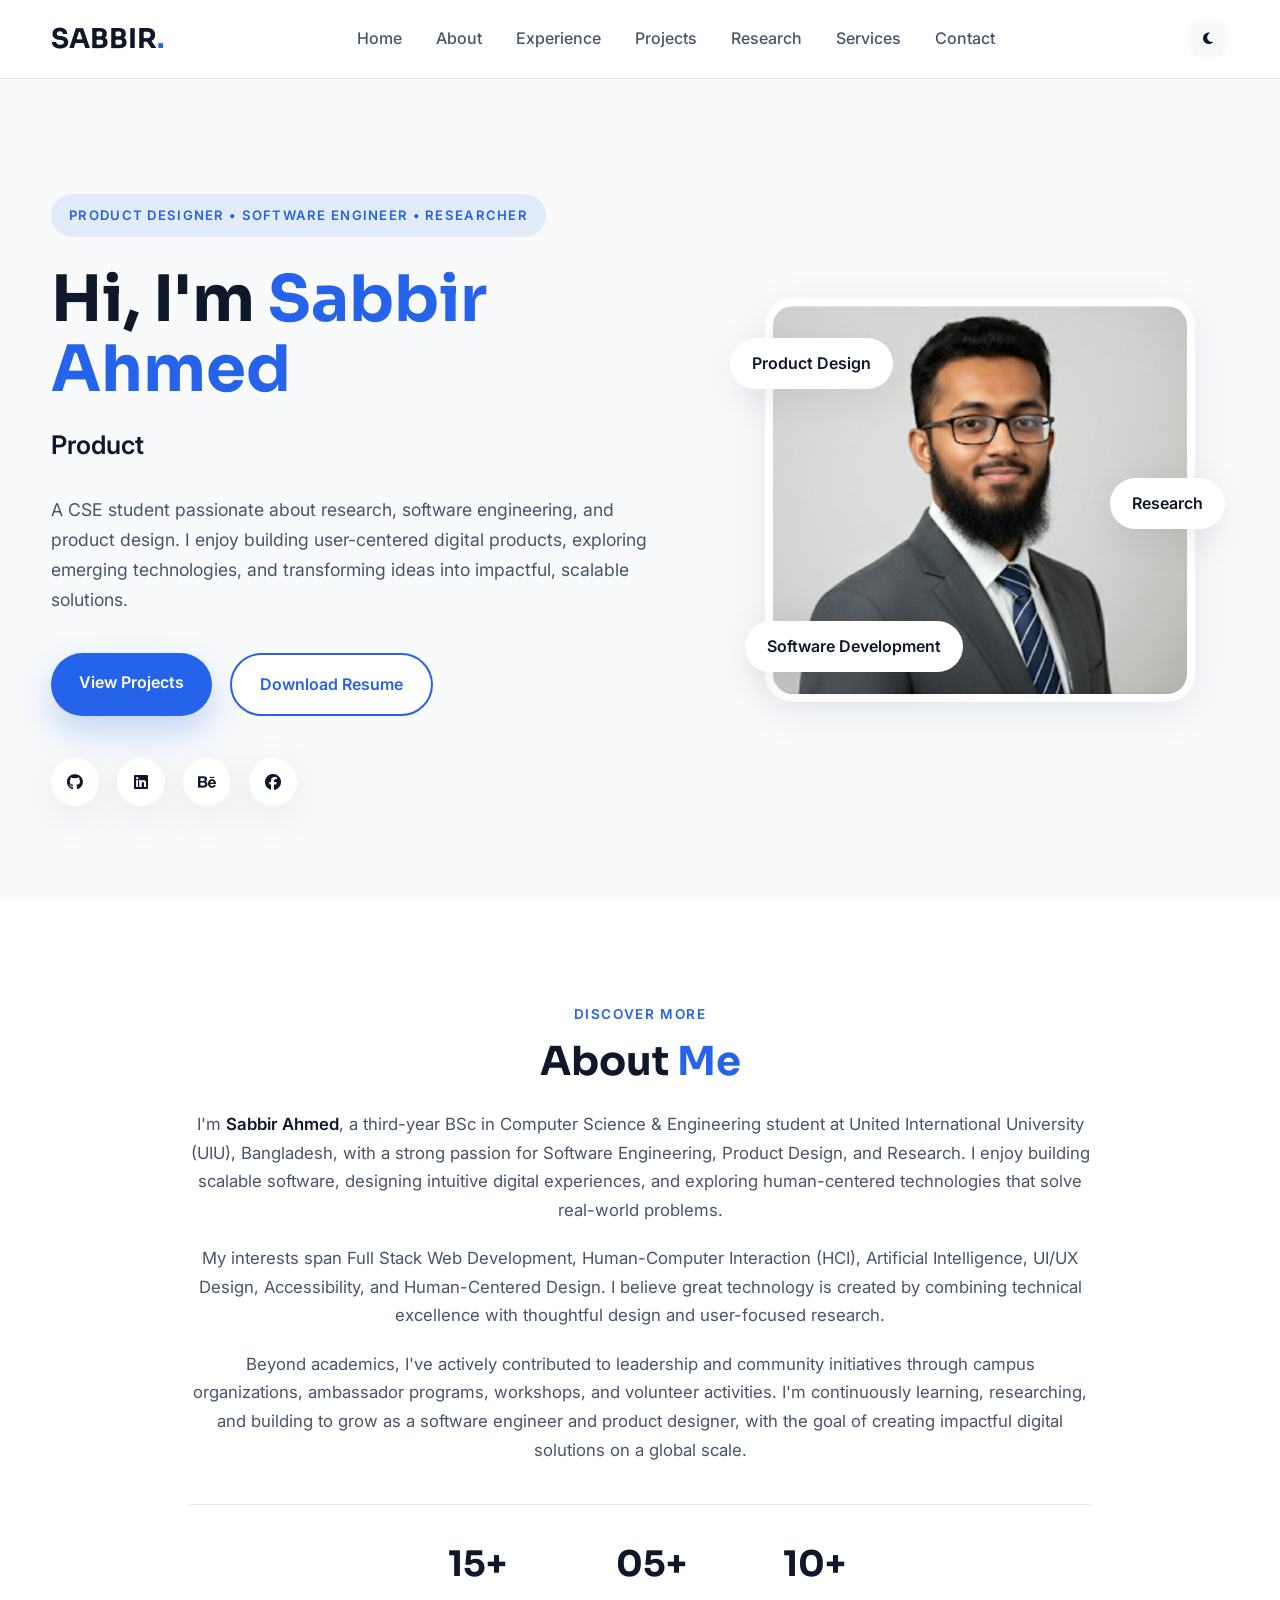
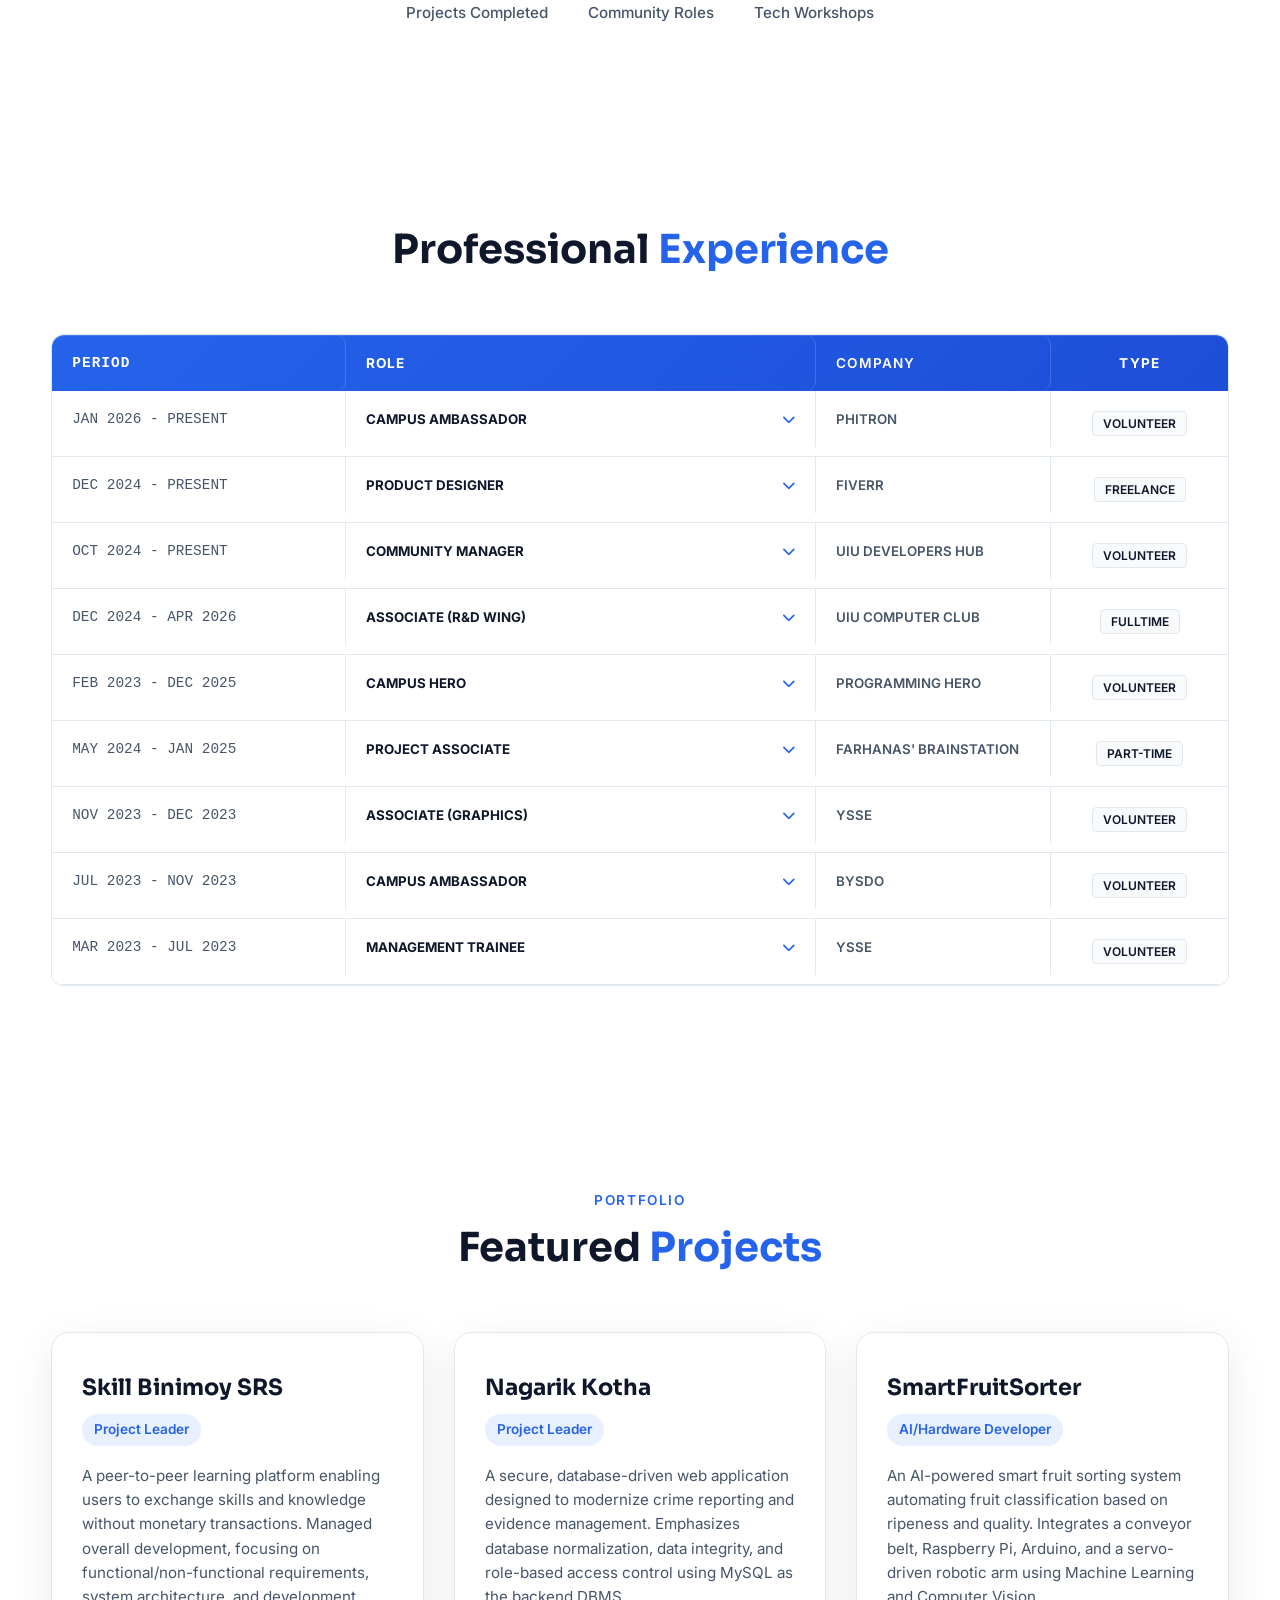
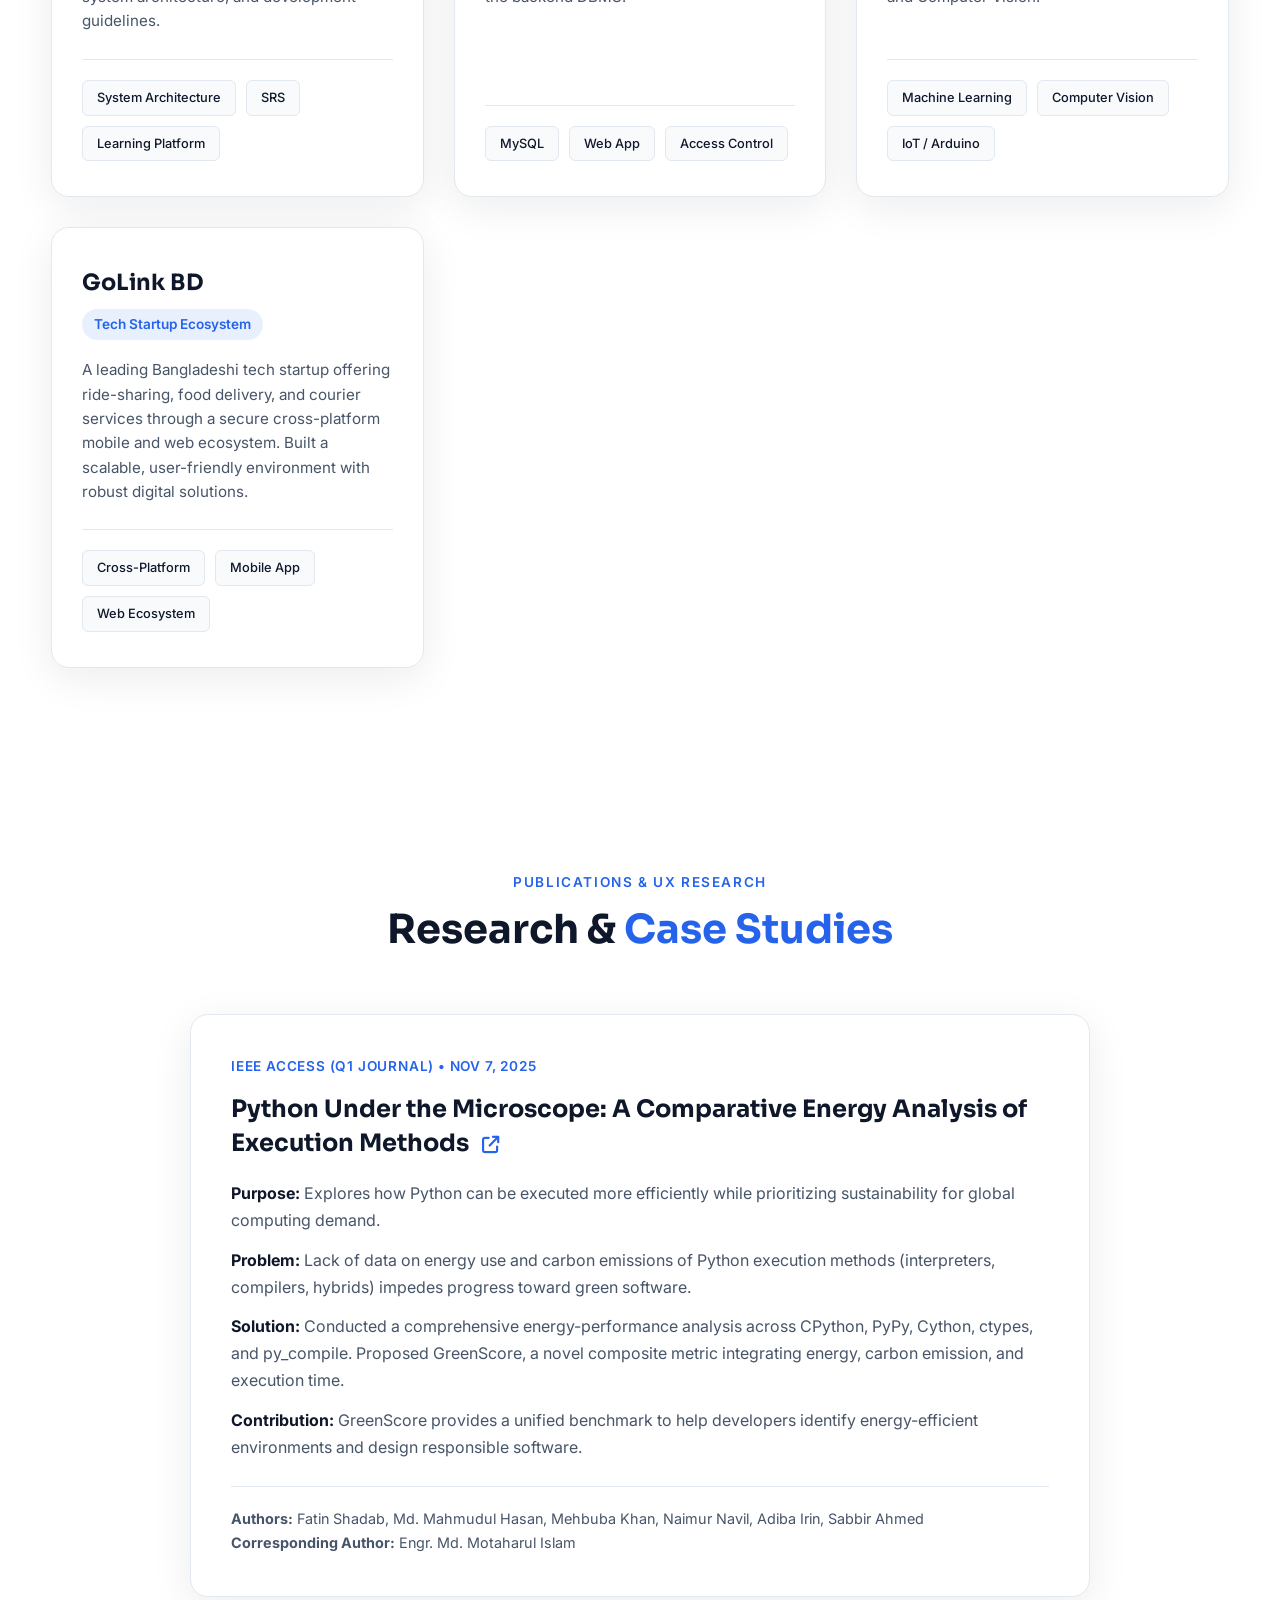
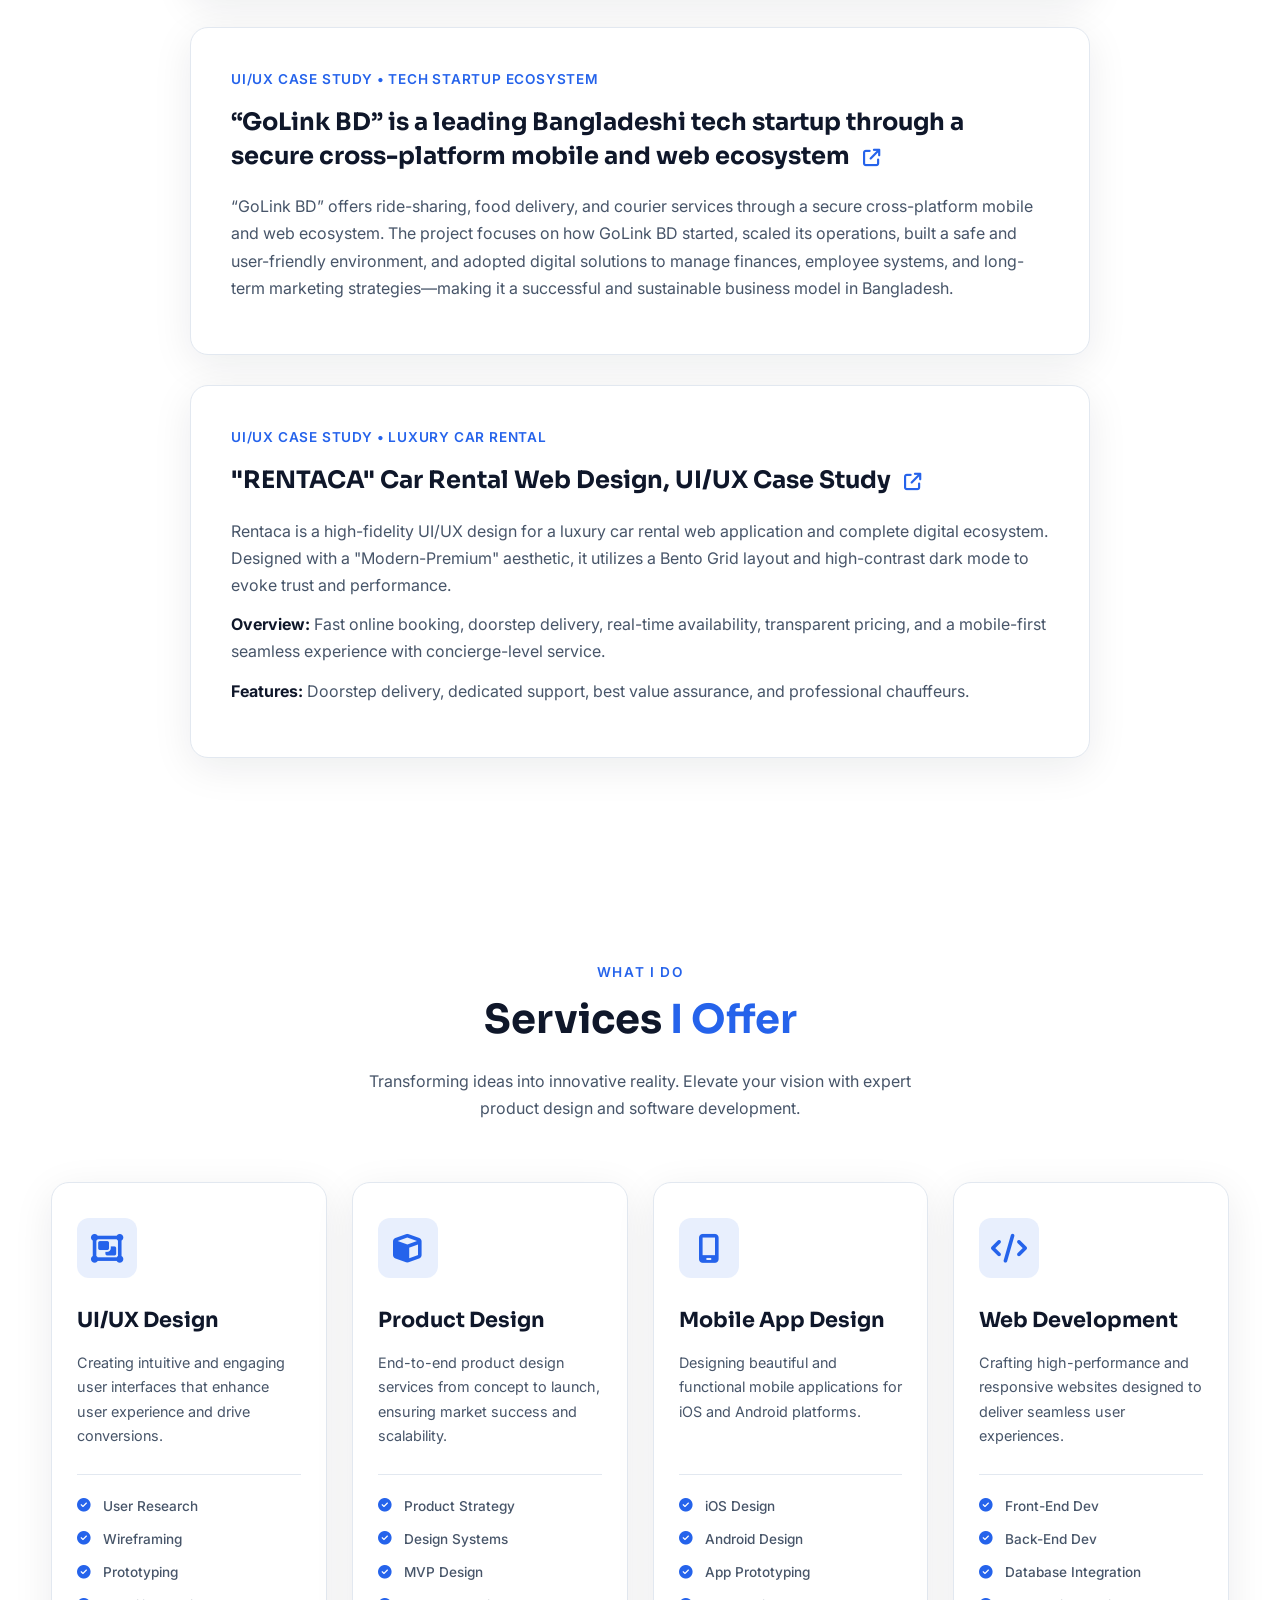
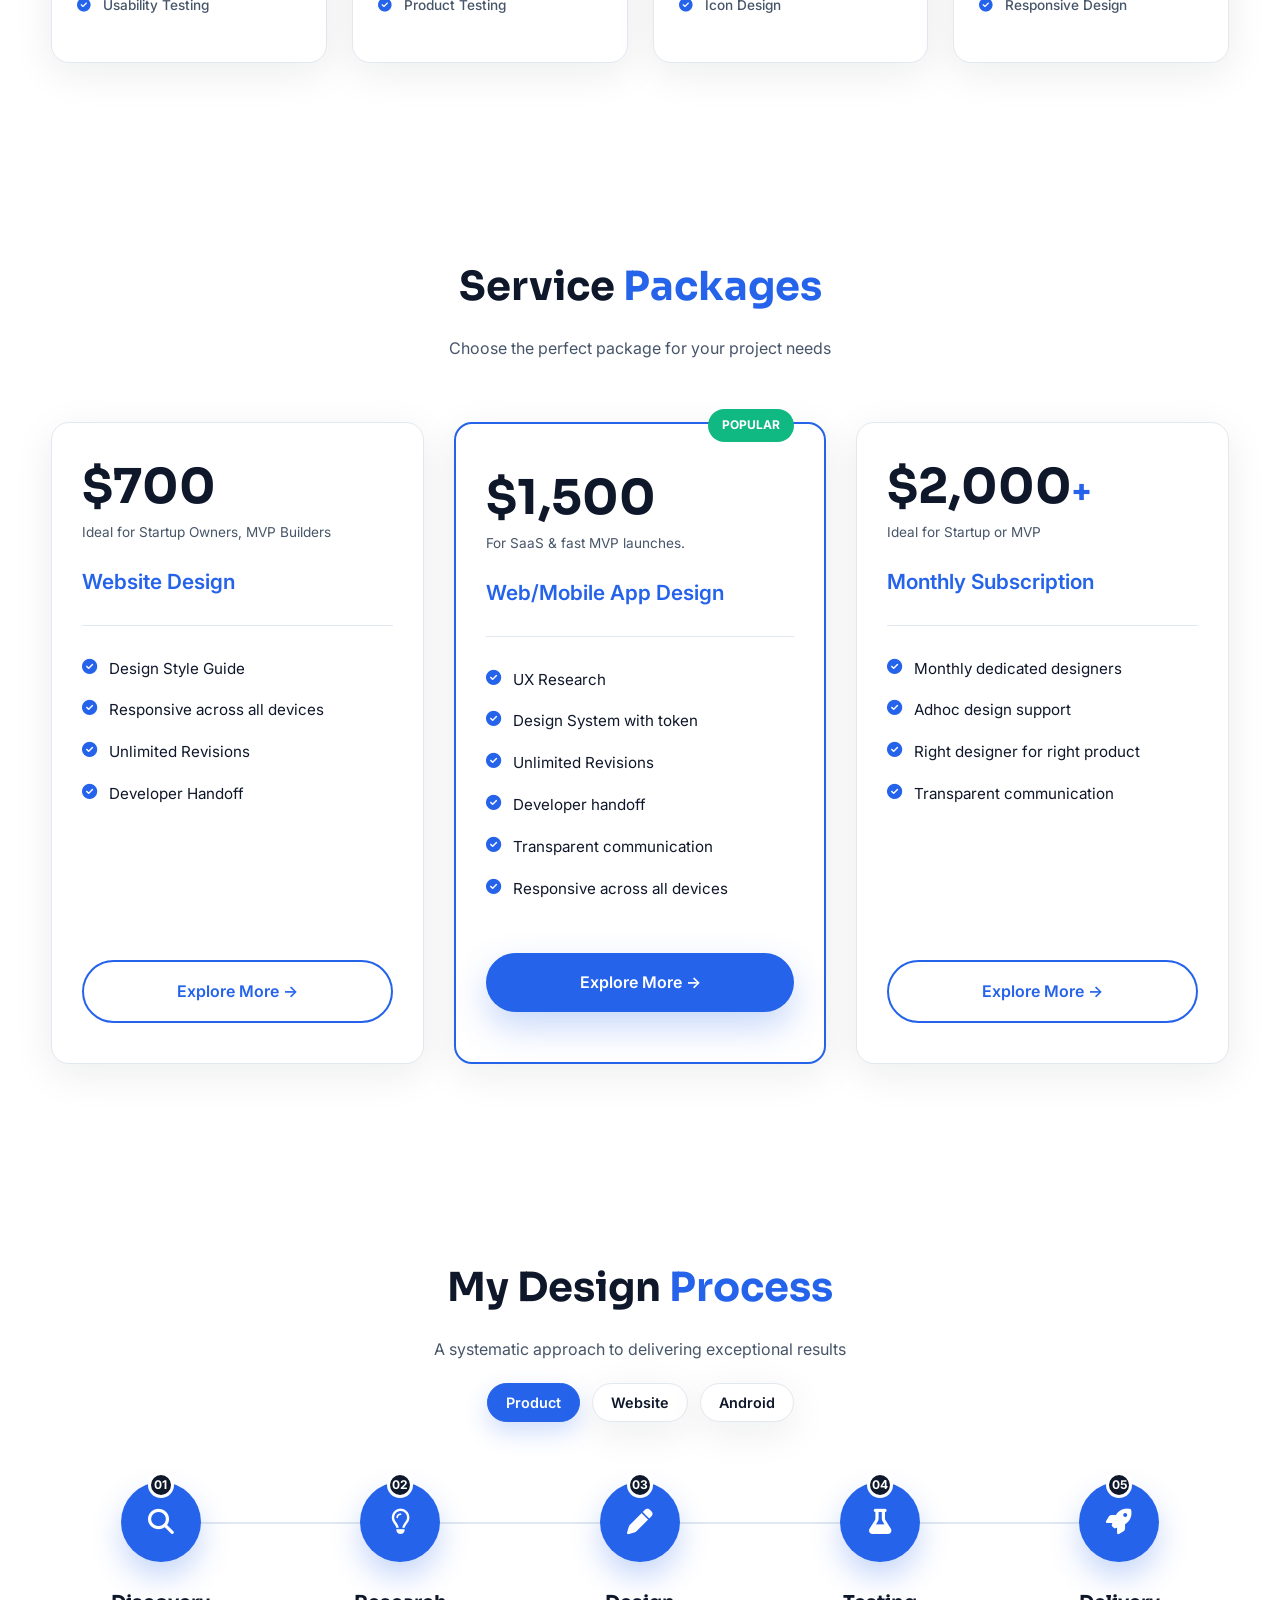
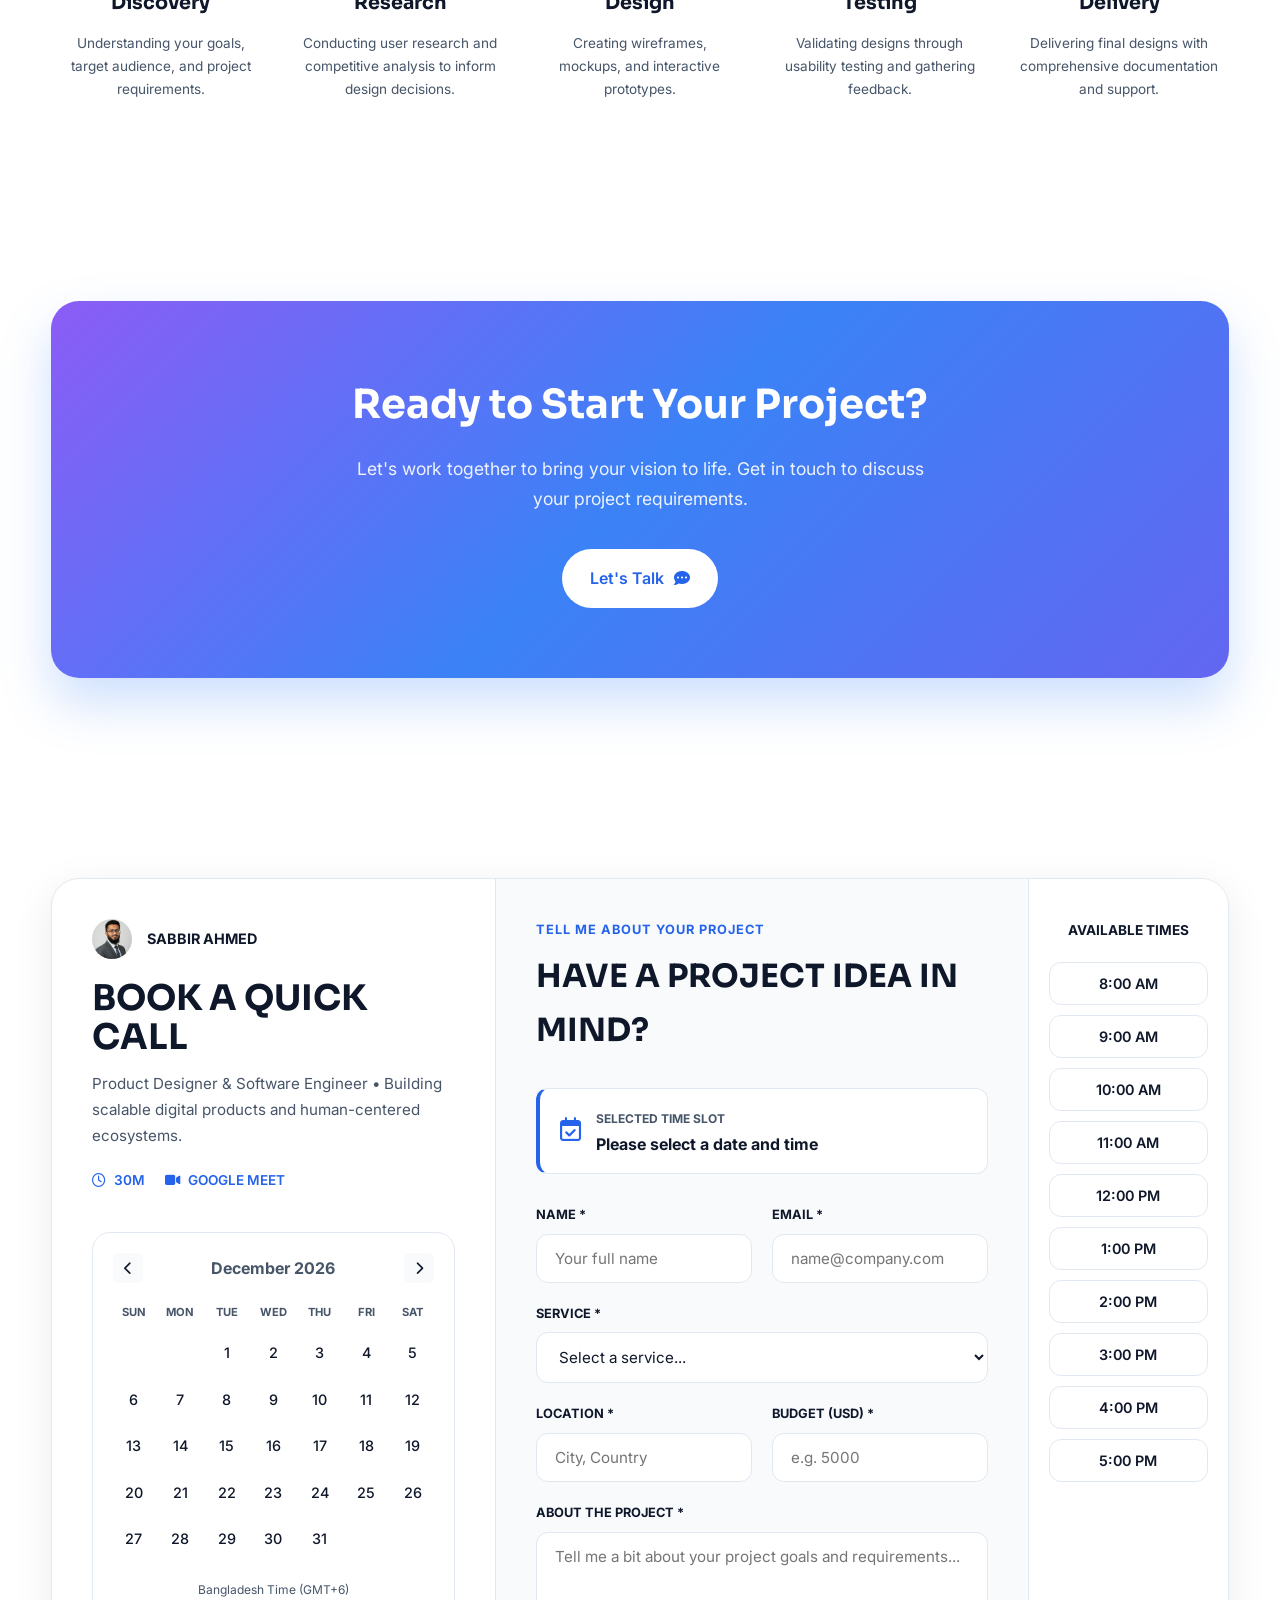
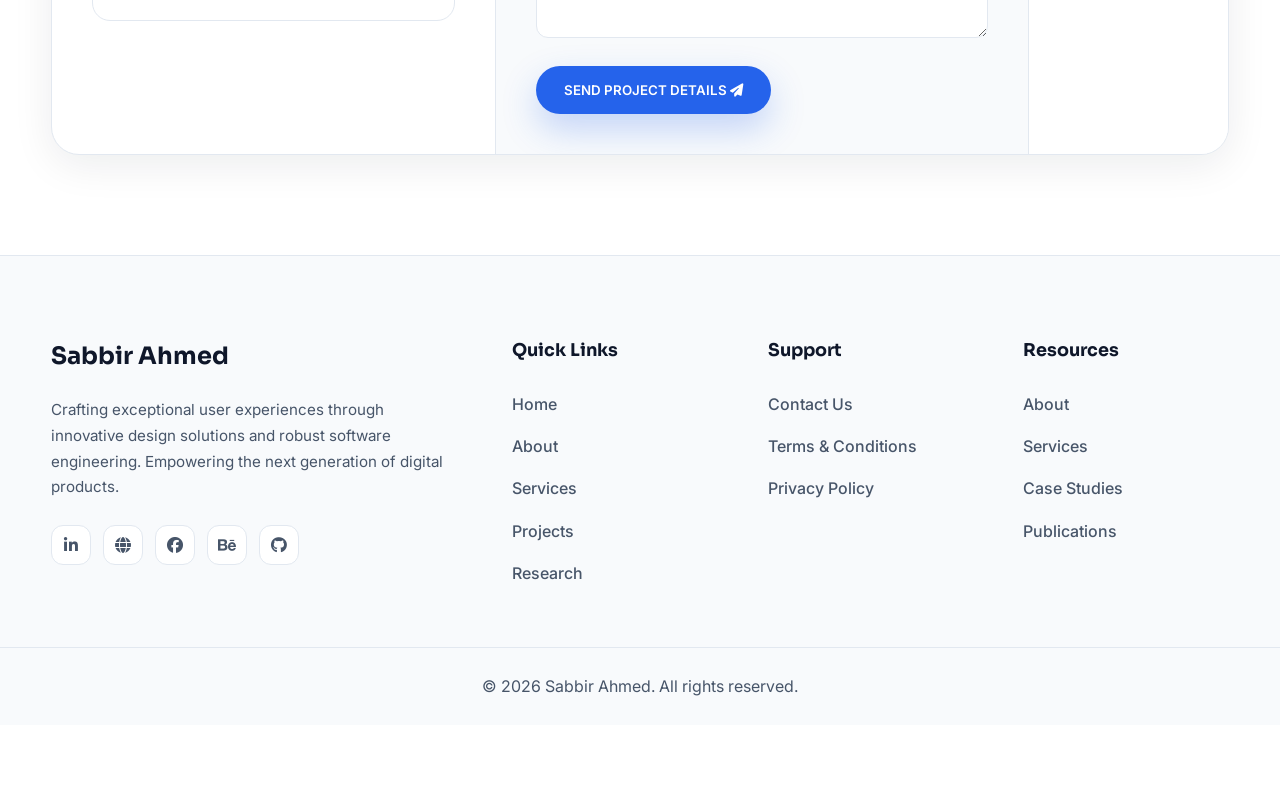
<file: index.html>
<!DOCTYPE html>
<html lang="en">

<head>
    <meta charset="UTF-8">
    <meta name="viewport" content="width=device-width, initial-scale=1.0">
    <title>Sabbir Ahmed | Software Engineer & Product Designer</title>
    <meta name="description" content="Official portfolio of Sabbir Ahmed - Software Engineer, Product Designer, and Undergraduate Researcher specializing in scalable digital solutions and human-centered design.">
    <meta name="keywords" content="Sabbir Ahmed, Portfolio, UIU, Software Engineer, Product Designer, Research, Tech Startup">
    <meta name="author" content="Sabbir Ahmed">
    <meta name="theme-color" content="#2563EB">

    <meta property="og:type" content="website">
    <meta property="og:url" content="https://yourdomain.com/">
    <meta property="og:title" content="Sabbir Ahmed | Software Engineer & Product Designer">
    <meta property="og:description" content="Explore the portfolio of Sabbir Ahmed, featuring case studies, software projects, and research publications.">
    <meta property="og:image" content="assets/images/og-preview.jpg">

    <meta property="twitter:card" content="summary_large_image">
    <meta property="twitter:url" content="https://yourdomain.com/">
    <meta property="twitter:title" content="Sabbir Ahmed | Software Engineer & Product Designer">
    <meta property="twitter:description" content="Explore the portfolio of Sabbir Ahmed, featuring case studies, software projects, and research publications.">
    <meta property="twitter:image" content="assets/images/og-preview.jpg">

    <link rel="preconnect" href="https://fonts.googleapis.com">
    <link rel="preconnect" href="https://fonts.gstatic.com" crossorigin>
    <link href="https://fonts.googleapis.com/css2?family=Inter:wght@300;400;500;600;700;800&family=Sora:wght@400;500;600;700;800&display=swap" rel="stylesheet">

    <link rel="stylesheet" href="https://cdnjs.cloudflare.com/ajax/libs/font-awesome/6.7.2/css/all.min.css" media="print" onload="this.media='all'">
    <noscript><link rel="stylesheet" href="https://cdnjs.cloudflare.com/ajax/libs/font-awesome/6.7.2/css/all.min.css"></noscript>

    <link rel="stylesheet" href="style.css">
</head>

<body>

    <div id="progress-bar" aria-hidden="true"></div>

    <header class="header">
        <nav class="navbar container" aria-label="Main Navigation">
            <a href="#" class="logo" aria-label="Go to homepage">
                SABBIR<span>.</span>
            </a>
            <ul class="nav-links">
                <li><a href="#home">Home</a></li>
                <li><a href="#about">About</a></li>
                <li><a href="#experience">Experience</a></li>
                <li><a href="#projects">Projects</a></li>
                <li><a href="#research">Research</a></li>
                <li><a href="#services">Services</a></li>
                <li><a href="#contact">Contact</a></li>
            </ul>
            <div class="nav-actions">
                <button id="theme-toggle" aria-label="Toggle dark mode">
                    <i class="fa-solid fa-moon" aria-hidden="true"></i>
                </button>
                <button class="menu-btn" aria-label="Open mobile menu" aria-expanded="false">
                    <i class="fa-solid fa-bars" aria-hidden="true"></i>
                </button>
            </div>
        </nav>
    </header>

    <section class="hero" id="home">
        <div class="container hero-container">
            <div class="hero-left">
                <span class="hero-tag">PRODUCT DESIGNER • SOFTWARE ENGINEER • RESEARCHER</span>
                <h1>Hi, I'm <span>Sabbir Ahmed</span></h1>
                <h2 aria-live="polite"><span id="typing-text"></span><span class="sr-only">Product Designer and Software Developer</span></h2>
                <p>
                    A CSE student passionate about research, software engineering, and product design. I enjoy building user-centered digital products, exploring emerging technologies, and transforming ideas into impactful, scalable solutions.
                </p>
                <div class="hero-buttons">
                    <a href="#projects" class="btn btn-primary">View Projects</a>
                    <a href="#" class="btn btn-secondary">Download Resume</a>
                </div>
                <div class="social-icons">
                    <a href="https://github.com/SabbirDevHub" target="_blank" rel="noopener noreferrer" aria-label="GitHub Profile"><i class="fab fa-github" aria-hidden="true"></i></a>
                    <a href="https://www.linkedin.com/in/sabbirahmeduiux" target="_blank" rel="noopener noreferrer" aria-label="LinkedIn Profile"><i class="fab fa-linkedin" aria-hidden="true"></i></a>
                    <a href="https://www.behance.net/sabbirahmed_uiux" target="_blank" rel="noopener noreferrer" aria-label="Behance Portfolio"><i class="fab fa-behance" aria-hidden="true"></i></a>
                    <a href="https://www.facebook.com/sabbirb.ahmed.94/" target="_blank" rel="noopener noreferrer" aria-label="Facebook Profile"><i class="fab fa-facebook" aria-hidden="true"></i></a>
                </div>
            </div>
            <div class="hero-right">
                <div class="image-wrapper">
                    <img src="assets/images/profile-placeholder.png" alt="Portrait of Sabbir Ahmed">
                    <div class="floating-card card-one" aria-hidden="true">Product Design</div>
                    <div class="floating-card card-two" aria-hidden="true">Research</div>
                    <div class="floating-card card-three" aria-hidden="true">Software Development</div>
                </div>
            </div>
        </div>
    </section>

    <section id="about" class="about section-padding">
        <div class="container about-container">
            <div class="about-content">
                <span class="section-subtitle">Discover More</span>
                <h2 class="section-title">About <span>Me</span></h2>
                <p class="about-text">
                    I'm <strong>Sabbir Ahmed</strong>, a third-year BSc in Computer Science & Engineering student at United International University (UIU), Bangladesh, with a strong passion for Software Engineering, Product Design, and Research. I enjoy building scalable software, designing intuitive digital experiences, and exploring human-centered technologies that solve real-world problems.
                </p>
                <p class="about-text">
                    My interests span Full Stack Web Development, Human-Computer Interaction (HCI), Artificial Intelligence, UI/UX Design, Accessibility, and Human-Centered Design. I believe great technology is created by combining technical excellence with thoughtful design and user-focused research.
                </p>
                <p class="about-text">
                    Beyond academics, I've actively contributed to leadership and community initiatives through campus organizations, ambassador programs, workshops, and volunteer activities. I'm continuously learning, researching, and building to grow as a software engineer and product designer, with the goal of creating impactful digital solutions on a global scale.
                </p>
                <div class="about-stats">
                    <div class="stat-box">
                        <h3 class="stat-number">15+</h3>
                        <p class="stat-text">Projects Completed</p>
                    </div>
                    <div class="stat-box">
                        <h3 class="stat-number">05+</h3>
                        <p class="stat-text">Community Roles</p>
                    </div>
                    <div class="stat-box">
                        <h3 class="stat-number">10+</h3>
                        <p class="stat-text">Tech Workshops</p>
                    </div>
                </div>
            </div>
        </div>
    </section>

    <section id="experience" class="experience section-padding">
        <div class="container">
            <div class="section-header text-center">
                <h2 class="section-title">Professional <span>Experience</span></h2>
            </div>
            <div class="exp-table-container">
                <div class="exp-header" aria-hidden="true">
                    <div class="exp-col col-period">PERIOD</div>
                    <div class="exp-col col-role">ROLE</div>
                    <div class="exp-col col-company">COMPANY</div>
                    <div class="exp-col col-type">TYPE</div>
                </div>

                <div class="exp-row-group">
                    <button class="exp-row" aria-expanded="false" aria-controls="exp-detail-1" style="width:100%; text-align:left; border:none; background:none; font-family:inherit; cursor:pointer;">
                        <div class="exp-col col-period">JAN 2026 - PRESENT</div>
                        <div class="exp-col col-role">
                            CAMPUS AMBASSADOR <i class="fa-solid fa-chevron-down" aria-hidden="true"></i>
                        </div>
                        <div class="exp-col col-company">PHITRON</div>
                        <div class="exp-col col-type"><span class="badge-type">VOLUNTEER</span></div>
                    </button>
                    <div class="exp-details" id="exp-detail-1">
                        <div class="details-content">
                            As a Campus Ambassador at Phitron, I promoted the organization's programs and initiatives within my university by connecting with students, increasing awareness of learning opportunities, and encouraging participation in events and campaigns. I organized promotional activities, supported community engagement, and served as a bridge between Phitron and the student community while strengthening my leadership, communication, and networking skills.
                        </div>
                    </div>
                </div>

                <div class="exp-row-group">
                    <button class="exp-row" aria-expanded="false" aria-controls="exp-detail-2" style="width:100%; text-align:left; border:none; background:none; font-family:inherit; cursor:pointer;">
                        <div class="exp-col col-period">DEC 2024 - PRESENT</div>
                        <div class="exp-col col-role">
                            PRODUCT DESIGNER <i class="fa-solid fa-chevron-down" aria-hidden="true"></i>
                        </div>
                        <div class="exp-col col-company">FIVERR</div>
                        <div class="exp-col col-type"><span class="badge-type">FREELANCE</span></div>
                    </button>
                    <div class="exp-details" id="exp-detail-2">
                        <div class="details-content">
                            As a Product Designer on Fiverr, I collaborated with clients to transform ideas into user-centered digital products by designing intuitive and visually appealing interfaces. I conducted user research, created wireframes, prototypes, and high-fidelity UI designs, while focusing on usability, accessibility, and responsive design. I worked closely with client requirements, incorporated feedback throughout the design process, and delivered solutions that balanced user needs with business goals.
                        </div>
                    </div>
                </div>

                <div class="exp-row-group">
                    <button class="exp-row" aria-expanded="false" aria-controls="exp-detail-3" style="width:100%; text-align:left; border:none; background:none; font-family:inherit; cursor:pointer;">
                        <div class="exp-col col-period">OCT 2024 - PRESENT</div>
                        <div class="exp-col col-role">
                            COMMUNITY MANAGER <i class="fa-solid fa-chevron-down" aria-hidden="true"></i>
                        </div>
                        <div class="exp-col col-company">UIU DEVELOPERS HUB</div>
                        <div class="exp-col col-type"><span class="badge-type">VOLUNTEER</span></div>
                    </button>
                    <div class="exp-details" id="exp-detail-3">
                        <div class="details-content">
                            I organized "Hackday," the biggest event of the university's CES department. Additionally, my responsibilities include discussing student development, providing assistance, and keeping track of their progress. As a Community Manager at UIU Developers Hub, I fostered an engaging and collaborative community by connecting students, facilitating discussions, and encouraging knowledge sharing among members. I supported the planning and promotion of events, managed community engagement across online and offline platforms, addressed member queries, and helped create an inclusive environment that strengthened participation and collaboration.
                        </div>
                    </div>
                </div>

                <div class="exp-row-group">
                    <button class="exp-row" aria-expanded="false" aria-controls="exp-detail-4" style="width:100%; text-align:left; border:none; background:none; font-family:inherit; cursor:pointer;">
                        <div class="exp-col col-period">DEC 2024 - APR 2026</div>
                        <div class="exp-col col-role">
                            ASSOCIATE (R&D WING) <i class="fa-solid fa-chevron-down" aria-hidden="true"></i>
                        </div>
                        <div class="exp-col col-company">UIU COMPUTER CLUB</div>
                        <div class="exp-col col-type"><span class="badge-type">FULLTIME</span></div>
                    </button>
                    <div class="exp-details" id="exp-detail-4">
                        <div class="details-content">
                            I organized "Coders Combat," the largest event for the university's CSE department, and "Career Adda," a collaboration with Programming Hero and the UIU Computer Club. Additionally, my responsibilities included discussing and supporting students' professional development, tracking their progress, addressing their needs, and organizing workshops. I fostered an engaging and collaborative community by connecting students, facilitating discussions, and encouraging knowledge sharing among members.
                        </div>
                    </div>
                </div>

                <div class="exp-row-group">
                    <button class="exp-row" aria-expanded="false" aria-controls="exp-detail-5" style="width:100%; text-align:left; border:none; background:none; font-family:inherit; cursor:pointer;">
                        <div class="exp-col col-period">FEB 2023 - DEC 2025</div>
                        <div class="exp-col col-role">
                            CAMPUS HERO <i class="fa-solid fa-chevron-down" aria-hidden="true"></i>
                        </div>
                        <div class="exp-col col-company">PROGRAMMING HERO</div>
                        <div class="exp-col col-type"><span class="badge-type">VOLUNTEER</span></div>
                    </button>
                    <div class="exp-details" id="exp-detail-5">
                        <div class="details-content">
                            Programming Hero এন্ড UIU Computer Club এর কলাবোরেশন করে "ক্যারিয়ার আড্ডা" ইভেন্ট আয়োজন করেছিলাম। এছাড়াও স্টুডেন্টদের ডেভেলপমেন্ট নিয়ে আলোচনা করা, হেল্প করা, তাদের আপডেট নেওয়ার কাজ করতে হয়েছে আমাকে, স্টুডেন্টদের কোনো চাহিদা পূরণ করা, ওয়ার্কশপ আয়জন করার কাজ করতে হয়েছে। I contributed to research-driven initiatives, collaborated with team members to develop innovative ideas and technical solutions, and supported the planning and execution of programming-related activities.
                        </div>
                    </div>
                </div>

                <div class="exp-row-group">
                    <button class="exp-row" aria-expanded="false" aria-controls="exp-detail-6" style="width:100%; text-align:left; border:none; background:none; font-family:inherit; cursor:pointer;">
                        <div class="exp-col col-period">MAY 2024 - JAN 2025</div>
                        <div class="exp-col col-role">
                            PROJECT ASSOCIATE <i class="fa-solid fa-chevron-down" aria-hidden="true"></i>
                        </div>
                        <div class="exp-col col-company">FARHANAS' BRAINSTATION</div>
                        <div class="exp-col col-type"><span class="badge-type">PART-TIME</span></div>
                    </button>
                    <div class="exp-details" id="exp-detail-6">
                        <div class="details-content">
                            As a Project Associate at Farhanas' Brainstation, I supported the planning, coordination, and execution of educational and organizational projects. I collaborated with team members to manage project activities, assisted in organizing events and campaigns, communicated with stakeholders, and contributed to ensuring that project goals were achieved efficiently while strengthening my organizational, teamwork, and communication skills.
                        </div>
                    </div>
                </div>

                <div class="exp-row-group">
                    <button class="exp-row" aria-expanded="false" aria-controls="exp-detail-7" style="width:100%; text-align:left; border:none; background:none; font-family:inherit; cursor:pointer;">
                        <div class="exp-col col-period">NOV 2023 - DEC 2023</div>
                        <div class="exp-col col-role">
                            ASSOCIATE (GRAPHICS) <i class="fa-solid fa-chevron-down" aria-hidden="true"></i>
                        </div>
                        <div class="exp-col col-company">YSSE</div>
                        <div class="exp-col col-type"><span class="badge-type">VOLUNTEER</span></div>
                    </button>
                    <div class="exp-details" id="exp-detail-7">
                        <div class="details-content">
                            In this position, I lead the interns and management Trainees in Graphics Design on how they can make their visuals better and more creative. Apart from this, the interns and management Trainee of the graphic design department collected various data and provided visuals to different wings on time.
                        </div>
                    </div>
                </div>

                <div class="exp-row-group">
                    <button class="exp-row" aria-expanded="false" aria-controls="exp-detail-8" style="width:100%; text-align:left; border:none; background:none; font-family:inherit; cursor:pointer;">
                        <div class="exp-col col-period">JUL 2023 - NOV 2023</div>
                        <div class="exp-col col-role">
                            CAMPUS AMBASSADOR <i class="fa-solid fa-chevron-down" aria-hidden="true"></i>
                        </div>
                        <div class="exp-col col-company">BYSDO</div>
                        <div class="exp-col col-type"><span class="badge-type">VOLUNTEER</span></div>
                    </button>
                    <div class="exp-details" id="exp-detail-8">
                        <div class="details-content">
                            As a Campus Ambassador at the Bangladesh Youth Skills Development Organization, I promoted the organization's skill development initiatives and opportunities within my university by engaging with students, raising awareness about programs and events, and encouraging active participation. I represented the organization on campus, supported outreach campaigns, and helped build a stronger student community.
                        </div>
                    </div>
                </div>

                <div class="exp-row-group">
                    <button class="exp-row" aria-expanded="false" aria-controls="exp-detail-9" style="width:100%; text-align:left; border:none; background:none; font-family:inherit; cursor:pointer;">
                        <div class="exp-col col-period">MAR 2023 - JUL 2023</div>
                        <div class="exp-col col-role">
                            MANAGEMENT TRAINEE <i class="fa-solid fa-chevron-down" aria-hidden="true"></i>
                        </div>
                        <div class="exp-col col-company">YSSE</div>
                        <div class="exp-col col-type"><span class="badge-type">VOLUNTEER</span></div>
                    </button>
                    <div class="exp-details" id="exp-detail-9">
                        <div class="details-content">
                            Here, I lead the interns on how they can make their visuals better and more creative. Apart from this, the interns of the graphic design department collected various data and provided visuals to different wings on time.
                        </div>
                    </div>
                </div>

            </div>
        </div>
    </section>

    <section id="projects" class="projects section-padding">
        <div class="container">
            <div class="section-header text-center">
                <span class="section-subtitle">Portfolio</span>
                <h2 class="section-title">Featured <span>Projects</span></h2>
            </div>
            <div class="projects-grid">
                
                <article class="project-card">
                    <div class="project-content">
                        <div class="project-header">
                            <h3>Skill Binimoy SRS</h3>
                            <span class="project-role">Project Leader</span>
                        </div>
                        <p class="project-desc">
                            A peer-to-peer learning platform enabling users to exchange skills and knowledge without monetary transactions. Managed overall development, focusing on functional/non-functional requirements, system architecture, and development guidelines.
                        </p>
                        <div class="project-tags">
                            <span>System Architecture</span>
                            <span>SRS</span>
                            <span>Learning Platform</span>
                        </div>
                    </div>
                </article>

                <article class="project-card">
                    <div class="project-content">
                        <div class="project-header">
                            <h3>Nagarik Kotha</h3>
                            <span class="project-role">Project Leader</span>
                        </div>
                        <p class="project-desc">
                            A secure, database-driven web application designed to modernize crime reporting and evidence management. Emphasizes database normalization, data integrity, and role-based access control using MySQL as the backend DBMS.
                        </p>
                        <div class="project-tags">
                            <span>MySQL</span>
                            <span>Web App</span>
                            <span>Access Control</span>
                        </div>
                    </div>
                </article>

                <article class="project-card">
                    <div class="project-content">
                        <div class="project-header">
                            <h3>SmartFruitSorter</h3>
                            <span class="project-role">AI/Hardware Developer</span>
                        </div>
                        <p class="project-desc">
                            An AI-powered smart fruit sorting system automating fruit classification based on ripeness and quality. Integrates a conveyor belt, Raspberry Pi, Arduino, and a servo-driven robotic arm using Machine Learning and Computer Vision.
                        </p>
                        <div class="project-tags">
                            <span>Machine Learning</span>
                            <span>Computer Vision</span>
                            <span>IoT / Arduino</span>
                        </div>
                    </div>
                </article>

                <article class="project-card">
                    <div class="project-content">
                        <div class="project-header">
                            <h3>GoLink BD</h3>
                            <span class="project-role">Tech Startup Ecosystem</span>
                        </div>
                        <p class="project-desc">
                            A leading Bangladeshi tech startup offering ride-sharing, food delivery, and courier services through a secure cross-platform mobile and web ecosystem. Built a scalable, user-friendly environment with robust digital solutions.
                        </p>
                        <div class="project-tags">
                            <span>Cross-Platform</span>
                            <span>Mobile App</span>
                            <span>Web Ecosystem</span>
                        </div>
                    </div>
                </article>

            </div>
        </div>
    </section>

    <section id="research" class="research section-padding">
        <div class="container">
            <div class="section-header text-center">
                <span class="section-subtitle">Publications & UX Research</span>
                <h2 class="section-title">Research & <span>Case Studies</span></h2>
            </div>
            <div class="research-grid">
                
                <article class="research-card">
                    <div class="research-meta">IEEE Access (Q1 Journal) • Nov 7, 2025</div>
                    <h3 class="research-title">
                        <a href="https://ieeexplore.ieee.org/document/11231789?fbclid=IwY2xjawN_wC9leHRuA2FlbQIxMABicmlkETFRSFg0SkN4OG56WkMxZHNFc3J0YwZhcHBfaWQQMjIyMDM5MTc4ODIwMDg5MgABHjo01lGDW0iNQfJvqJIDt76_2GLaw3pHrLsw98crjWu7iJpJZ-9bASCqVjw9_aem_H-bGU1Xvu08WBv7-5dBYfw" target="_blank" rel="noopener noreferrer">
                            Python Under the Microscope: A Comparative Energy Analysis of Execution Methods <i class="fa-solid fa-arrow-up-right-from-square" aria-hidden="true"></i>
                        </a>
                    </h3>
                    <div class="research-desc">
                        <p><strong>Purpose:</strong> Explores how Python can be executed more efficiently while prioritizing sustainability for global computing demand.</p>
                        <p><strong>Problem:</strong> Lack of data on energy use and carbon emissions of Python execution methods (interpreters, compilers, hybrids) impedes progress toward green software.</p>
                        <p><strong>Solution:</strong> Conducted a comprehensive energy-performance analysis across CPython, PyPy, Cython, ctypes, and py_compile. Proposed GreenScore, a novel composite metric integrating energy, carbon emission, and execution time.</p>
                        <p><strong>Contribution:</strong> GreenScore provides a unified benchmark to help developers identify energy-efficient environments and design responsible software.</p>
                    </div>
                    <div class="research-authors">
                        <strong>Authors:</strong> Fatin Shadab, Md. Mahmudul Hasan, Mehbuba Khan, Naimur Navil, Adiba Irin, Sabbir Ahmed <br>
                        <strong>Corresponding Author:</strong> Engr. Md. Motaharul Islam
                    </div>
                </article>

                <article class="research-card">
                    <div class="research-meta">UI/UX Case Study • Tech Startup Ecosystem</div>
                    <h3 class="research-title">
                        <a href="https://www.behance.net/gallery/237996877/GoLink-BD-Ride-Food-Courier-App-UI-UX-Case-Study" target="_blank" rel="noopener noreferrer">
                            “GoLink BD” is a leading Bangladeshi tech startup through a secure cross-platform mobile and web ecosystem <i class="fa-solid fa-arrow-up-right-from-square" aria-hidden="true"></i>
                        </a>
                    </h3>
                    <div class="research-desc">
                        <p>“GoLink BD” offers ride-sharing, food delivery, and courier services through a secure cross-platform mobile and web ecosystem. The project focuses on how GoLink BD started, scaled its operations, built a safe and user-friendly environment, and adopted digital solutions to manage finances, employee systems, and long-term marketing strategies—making it a successful and sustainable business model in Bangladesh.</p>
                    </div>
                </article>

                <article class="research-card">
                    <div class="research-meta">UI/UX Case Study • Luxury Car Rental</div>
                    <h3 class="research-title">
                        <a href="https://www.behance.net/gallery/244438513/RENTACA-Car-Rental-Web-Design-UIUX-Case-Study" target="_blank" rel="noopener noreferrer">
                            "RENTACA" Car Rental Web Design, UI/UX Case Study <i class="fa-solid fa-arrow-up-right-from-square" aria-hidden="true"></i>
                        </a>
                    </h3>
                    <div class="research-desc">
                        <p>Rentaca is a high-fidelity UI/UX design for a luxury car rental web application and complete digital ecosystem. Designed with a "Modern-Premium" aesthetic, it utilizes a Bento Grid layout and high-contrast dark mode to evoke trust and performance.</p>
                        <p><strong>Overview:</strong> Fast online booking, doorstep delivery, real-time availability, transparent pricing, and a mobile-first seamless experience with concierge-level service.</p>
                        <p><strong>Features:</strong> Doorstep delivery, dedicated support, best value assurance, and professional chauffeurs.</p>
                    </div>
                </article>

            </div>
        </div>
    </section>

    <section id="services" class="services section-padding">
        <div class="container">
            <div class="section-header text-center">
                <span class="section-subtitle">What I Do</span>
                <h2 class="section-title">Services <span>I Offer</span></h2>
                <p class="section-desc">Transforming ideas into innovative reality. Elevate your vision with expert product design and software development.</p>
            </div>
            <div class="services-grid">
                <div class="service-card">
                    <div class="service-icon" aria-hidden="true">
                        <i class="fa-solid fa-object-group"></i>
                    </div>
                    <h3>UI/UX Design</h3>
                    <p>Creating intuitive and engaging user interfaces that enhance user experience and drive conversions.</p>
                    <ul class="service-list">
                        <li><i class="fa-solid fa-check-circle" aria-hidden="true"></i> User Research</li>
                        <li><i class="fa-solid fa-check-circle" aria-hidden="true"></i> Wireframing</li>
                        <li><i class="fa-solid fa-check-circle" aria-hidden="true"></i> Prototyping</li>
                        <li><i class="fa-solid fa-check-circle" aria-hidden="true"></i> Usability Testing</li>
                    </ul>
                </div>

                <div class="service-card">
                    <div class="service-icon" aria-hidden="true">
                        <i class="fa-solid fa-cube"></i>
                    </div>
                    <h3>Product Design</h3>
                    <p>End-to-end product design services from concept to launch, ensuring market success and scalability.</p>
                    <ul class="service-list">
                        <li><i class="fa-solid fa-check-circle" aria-hidden="true"></i> Product Strategy</li>
                        <li><i class="fa-solid fa-check-circle" aria-hidden="true"></i> Design Systems</li>
                        <li><i class="fa-solid fa-check-circle" aria-hidden="true"></i> MVP Design</li>
                        <li><i class="fa-solid fa-check-circle" aria-hidden="true"></i> Product Testing</li>
                    </ul>
                </div>

                <div class="service-card">
                    <div class="service-icon" aria-hidden="true">
                        <i class="fa-solid fa-mobile-screen"></i>
                    </div>
                    <h3>Mobile App Design</h3>
                    <p>Designing beautiful and functional mobile applications for iOS and Android platforms.</p>
                    <ul class="service-list">
                        <li><i class="fa-solid fa-check-circle" aria-hidden="true"></i> iOS Design</li>
                        <li><i class="fa-solid fa-check-circle" aria-hidden="true"></i> Android Design</li>
                        <li><i class="fa-solid fa-check-circle" aria-hidden="true"></i> App Prototyping</li>
                        <li><i class="fa-solid fa-check-circle" aria-hidden="true"></i> Icon Design</li>
                    </ul>
                </div>

                <div class="service-card">
                    <div class="service-icon" aria-hidden="true">
                        <i class="fa-solid fa-code"></i>
                    </div>
                    <h3>Web Development</h3>
                    <p>Crafting high-performance and responsive websites designed to deliver seamless user experiences.</p>
                    <ul class="service-list">
                        <li><i class="fa-solid fa-check-circle" aria-hidden="true"></i> Front-End Dev</li>
                        <li><i class="fa-solid fa-check-circle" aria-hidden="true"></i> Back-End Dev</li>
                        <li><i class="fa-solid fa-check-circle" aria-hidden="true"></i> Database Integration</li>
                        <li><i class="fa-solid fa-check-circle" aria-hidden="true"></i> Responsive Design</li>
                    </ul>
                </div>
            </div>
        </div>
    </section>

    <section id="pricing" class="pricing section-padding">
        <div class="container">
            <div class="section-header text-center">
                <h2 class="section-title">Service <span>Packages</span></h2>
                <p class="section-desc">Choose the perfect package for your project needs</p>
            </div>
            <div class="pricing-grid">
                
                <div class="pricing-card">
                    <div class="pricing-header">
                        <h3 class="price">$700</h3>
                        <p class="target-audience">Ideal for Startup Owners, MVP Builders</p>
                        <h4 class="package-title">Website Design</h4>
                    </div>
                    <ul class="pricing-features">
                        <li><i class="fa-solid fa-circle-check" aria-hidden="true"></i> Design Style Guide</li>
                        <li><i class="fa-solid fa-circle-check" aria-hidden="true"></i> Responsive across all devices</li>
                        <li><i class="fa-solid fa-circle-check" aria-hidden="true"></i> Unlimited Revisions</li>
                        <li><i class="fa-solid fa-circle-check" aria-hidden="true"></i> Developer Handoff</li>
                    </ul>
                    <a href="#contact" class="btn btn-secondary w-100">Explore More &rarr;</a>
                </div>

                <div class="pricing-card popular-card">
                    <span class="badge">POPULAR</span>
                    <div class="pricing-header">
                        <h3 class="price">$1,500</h3>
                        <p class="target-audience">For SaaS & fast MVP launches.</p>
                        <h4 class="package-title">Web/Mobile App Design</h4>
                    </div>
                    <ul class="pricing-features">
                        <li><i class="fa-solid fa-circle-check" aria-hidden="true"></i> UX Research</li>
                        <li><i class="fa-solid fa-circle-check" aria-hidden="true"></i> Design System with token</li>
                        <li><i class="fa-solid fa-circle-check" aria-hidden="true"></i> Unlimited Revisions</li>
                        <li><i class="fa-solid fa-circle-check" aria-hidden="true"></i> Developer handoff</li>
                        <li><i class="fa-solid fa-circle-check" aria-hidden="true"></i> Transparent communication</li>
                        <li><i class="fa-solid fa-circle-check" aria-hidden="true"></i> Responsive across all devices</li>
                    </ul>
                    <a href="#contact" class="btn btn-primary w-100">Explore More &rarr;</a>
                </div>

                <div class="pricing-card">
                    <div class="pricing-header">
                        <h3 class="price">$2,000<span>+</span></h3>
                        <p class="target-audience">Ideal for Startup or MVP</p>
                        <h4 class="package-title">Monthly Subscription</h4>
                    </div>
                    <ul class="pricing-features">
                        <li><i class="fa-solid fa-circle-check" aria-hidden="true"></i> Monthly dedicated designers</li>
                        <li><i class="fa-solid fa-circle-check" aria-hidden="true"></i> Adhoc design support</li>
                        <li><i class="fa-solid fa-circle-check" aria-hidden="true"></i> Right designer for right product</li>
                        <li><i class="fa-solid fa-circle-check" aria-hidden="true"></i> Transparent communication</li>
                    </ul>
                    <a href="#contact" class="btn btn-secondary w-100">Explore More &rarr;</a>
                </div>

            </div>
        </div>
    </section>

    <section id="process" class="process section-padding">
        <div class="container">
            <div class="section-header text-center">
                <h2 class="section-title">My Design <span>Process</span></h2>
                <p class="section-desc">A systematic approach to delivering exceptional results</p>
                <div class="process-tabs" role="tablist" aria-label="Process categories">
                    <button type="button" class="process-tab active" data-target="product-process" aria-selected="true">Product</button>
                    <button type="button" class="process-tab" data-target="website-process" aria-selected="false">Website</button>
                    <button type="button" class="process-tab" data-target="android-process" aria-selected="false">Android</button>
                </div>
            </div>

            <div class="process-content-wrapper">
                <div id="product-process" class="process-panel active" data-panel="product-process">
                    <div class="process-wrapper">
                        <div class="process-line"></div>
                        <div class="process-grid">
                            <div class="process-step">
                                <div class="step-icon-wrapper">
                                    <span class="step-number">01</span>
                                    <div class="step-icon" aria-hidden="true"><i class="fa-solid fa-magnifying-glass"></i></div>
                                </div>
                                <h3>Discovery</h3>
                                <p>Understanding your goals, target audience, and project requirements.</p>
                            </div>

                            <div class="process-step">
                                <div class="step-icon-wrapper">
                                    <span class="step-number">02</span>
                                    <div class="step-icon" aria-hidden="true"><i class="fa-regular fa-lightbulb"></i></div>
                                </div>
                                <h3>Research</h3>
                                <p>Conducting user research and competitive analysis to inform design decisions.</p>
                            </div>

                            <div class="process-step">
                                <div class="step-icon-wrapper">
                                    <span class="step-number">03</span>
                                    <div class="step-icon" aria-hidden="true"><i class="fa-solid fa-pen"></i></div>
                                </div>
                                <h3>Design</h3>
                                <p>Creating wireframes, mockups, and interactive prototypes.</p>
                            </div>

                            <div class="process-step">
                                <div class="step-icon-wrapper">
                                    <span class="step-number">04</span>
                                    <div class="step-icon" aria-hidden="true"><i class="fa-solid fa-flask"></i></div>
                                </div>
                                <h3>Testing</h3>
                                <p>Validating designs through usability testing and gathering feedback.</p>
                            </div>

                            <div class="process-step">
                                <div class="step-icon-wrapper">
                                    <span class="step-number">05</span>
                                    <div class="step-icon" aria-hidden="true"><i class="fa-solid fa-rocket"></i></div>
                                </div>
                                <h3>Delivery</h3>
                                <p>Delivering final designs with comprehensive documentation and support.</p>
                            </div>
                        </div>
                    </div>
                </div>

                <div id="website-process" class="process-panel theme-pink" data-panel="website-process">
                    <div class="process-wrapper">
                        <div class="process-line"></div>
                        <div class="process-grid">
                            <div class="process-step">
                                <div class="step-icon-wrapper">
                                    <span class="step-number">01</span>
                                    <div class="step-icon" aria-hidden="true"><i class="fa-regular fa-lightbulb"></i></div>
                                </div>
                                <h3>Planning</h3>
                                <p>Defining website goals, sitemap, and technical requirements.</p>
                            </div>

                            <div class="process-step">
                                <div class="step-icon-wrapper">
                                    <span class="step-number">02</span>
                                    <div class="step-icon" aria-hidden="true"><i class="fa-solid fa-code"></i></div>
                                </div>
                                <h3>Development</h3>
                                <p>Building responsive website with modern web technologies.</p>
                            </div>

                            <div class="process-step">
                                <div class="step-icon-wrapper">
                                    <span class="step-number">03</span>
                                    <div class="step-icon" aria-hidden="true"><i class="fa-solid fa-vial"></i></div>
                                </div>
                                <h3>Testing</h3>
                                <p>Cross-browser testing and ensuring responsive design works perfectly.</p>
                            </div>

                            <div class="process-step">
                                <div class="step-icon-wrapper">
                                    <span class="step-number">04</span>
                                    <div class="step-icon" aria-hidden="true"><i class="fa-solid fa-gear"></i></div>
                                </div>
                                <h3>Optimization</h3>
                                <p>Performance optimization, SEO implementation, and accessibility.</p>
                            </div>

                            <div class="process-step">
                                <div class="step-icon-wrapper">
                                    <span class="step-number">05</span>
                                    <div class="step-icon" aria-hidden="true"><i class="fa-solid fa-rocket"></i></div>
                                </div>
                                <h3>Launch</h3>
                                <p>Deploying to production with ongoing maintenance and support.</p>
                            </div>
                        </div>
                    </div>
                </div>

                <div id="android-process" class="process-panel theme-green" data-panel="android-process">
                    <div class="process-wrapper">
                        <div class="process-line"></div>
                        <div class="process-grid">
                            <div class="process-step">
                                <div class="step-icon-wrapper">
                                    <span class="step-number">01</span>
                                    <div class="step-icon" aria-hidden="true"><i class="fa-regular fa-lightbulb"></i></div>
                                </div>
                                <h3>Planning</h3>
                                <p>Defining app requirements, features, and technical architecture.</p>
                            </div>

                            <div class="process-step">
                                <div class="step-icon-wrapper">
                                    <span class="step-number">02</span>
                                    <div class="step-icon" aria-hidden="true"><i class="fa-solid fa-file-code"></i></div>
                                </div>
                                <h3>Development</h3>
                                <p>Building native Android app with Kotlin/Java and modern frameworks.</p>
                            </div>

                            <div class="process-step">
                                <div class="step-icon-wrapper">
                                    <span class="step-number">03</span>
                                    <div class="step-icon" aria-hidden="true"><i class="fa-solid fa-vial"></i></div>
                                </div>
                                <h3>Testing</h3>
                                <p>Comprehensive testing across multiple Android devices and OS versions.</p>
                            </div>

                            <div class="process-step">
                                <div class="step-icon-wrapper">
                                    <span class="step-number">04</span>
                                    <div class="step-icon" aria-hidden="true"><i class="fa-solid fa-gear"></i></div>
                                </div>
                                <h3>Optimization</h3>
                                <p>Performance tuning, bug fixes, and ensuring smooth user experience.</p>
                            </div>

                            <div class="process-step">
                                <div class="step-icon-wrapper">
                                    <span class="step-number">05</span>
                                    <div class="step-icon" aria-hidden="true"><i class="fa-solid fa-box-open"></i></div>
                                </div>
                                <h3>Deployment</h3>
                                <p>Publishing to Google Play Store with proper documentation.</p>
                            </div>
                        </div>
                    </div>
                </div>
            </div>
        </div>
    </section>

    <section class="cta-section section-padding">
        <div class="container">
            <div class="cta-box">
                <h2>Ready to Start Your Project?</h2>
                <p>Let's work together to bring your vision to life. Get in touch to discuss your project requirements.</p>
                <a href="#contact" class="btn btn-white">Let's Talk <i class="fa-solid fa-comment-dots" aria-hidden="true"></i></a>
            </div>
        </div>
    </section>

    <section id="contact" class="contact-section section-padding">
        <div class="container">
            <div class="contact-wrapper">
                
                <div class="contact-left">
                    <div class="profile-header">
                        <img src="assets/images/profile-placeholder.png" alt="Sabbir Ahmed" class="contact-avatar" loading="lazy">
                        <span class="contact-name">SABBIR AHMED</span>
                    </div>
                    <h2 class="contact-heading">BOOK A QUICK CALL</h2>
                    <p class="contact-bio">Product Designer & Software Engineer • Building scalable digital products and human-centered ecosystems.</p>
                    
                    <div class="meeting-meta">
                        <span><i class="fa-regular fa-clock" aria-hidden="true"></i> 30M</span>
                        <span><i class="fa-solid fa-video" aria-hidden="true"></i> GOOGLE MEET</span>
                    </div>

                    <div class="calendar-ui" aria-label="Meeting Calendar">
                        <div class="calendar-header">
                            <button id="prev-month" aria-label="Previous Month"><i class="fa-solid fa-chevron-left" aria-hidden="true"></i></button>
                            <h4 id="current-month-year" aria-live="polite">July 2026</h4>
                            <button id="next-month" aria-label="Next Month"><i class="fa-solid fa-chevron-right" aria-hidden="true"></i></button>
                        </div>
                        <div class="calendar-body">
                            <div class="days-grid" aria-hidden="true">
                                <span>SUN</span><span>MON</span><span>TUE</span><span>WED</span><span>THU</span><span>FRI</span><span>SAT</span>
                            </div>
                            <div class="dates-grid" id="dates-grid"></div>
                        </div>
                        <div class="timezone-info">Bangladesh Time (GMT+6)</div>
                    </div>
                </div>

                <div class="contact-right">
                    <div class="form-header">
                        <span class="sub-label">TELL ME ABOUT YOUR PROJECT</span>
                        <h2>HAVE A PROJECT IDEA IN MIND?</h2>
                    </div>

                    <div class="selected-time-box">
                        <div class="time-icon" aria-hidden="true">
                            <i class="fa-regular fa-calendar-check"></i>
                        </div>
                        <div class="time-details">
                            <span class="time-label">SELECTED TIME SLOT</span>
                            <h4 id="selected-datetime-display" aria-live="polite">Please select a date and time</h4>
                        </div>
                    </div>

                    <form id="project-form" class="project-form">
                        <div class="form-row">
                            <div class="form-group">
                                <label for="name">NAME *</label>
                                <input type="text" id="name" placeholder="Your full name" required autocomplete="name">
                            </div>
                            <div class="form-group">
                                <label for="email">EMAIL *</label>
                                <input type="email" id="email" placeholder="name@company.com" required autocomplete="email">
                            </div>
                        </div>

                        <div class="form-group">
                            <label for="service">SERVICE *</label>
                            <select id="service" required>
                                <option value="" disabled selected>Select a service...</option>
                                <option value="UI/UX Design">UI/UX Design</option>
                                <option value="Web Development">Web Development</option>
                                <option value="Mobile App Design">Mobile App Design</option>
                                <option value="Product Design">Product Design</option>
                                <option value="Others">Others</option>
                            </select>
                        </div>

                        <div class="form-row">
                            <div class="form-group">
                                <label for="location">LOCATION *</label>
                                <input type="text" id="location" placeholder="City, Country" required autocomplete="country-name">
                            </div>
                            <div class="form-group">
                                <label for="budget">BUDGET (USD) *</label>
                                <input type="number" id="budget" placeholder="e.g. 5000" required>
                            </div>
                        </div>

                        <div class="form-group">
                            <label for="details">ABOUT THE PROJECT *</label>
                            <textarea id="details" rows="4" placeholder="Tell me a bit about your project goals and requirements..." required></textarea>
                        </div>

                        <button type="submit" class="btn btn-primary submit-btn">
                            SEND PROJECT DETAILS <i class="fa-solid fa-paper-plane" aria-hidden="true"></i>
                        </button>
                    </form>
                </div>

                <div class="time-slots-container">
                    <h4>AVAILABLE TIMES</h4>
                    <div class="slots-list" id="slots-list"></div>
                </div>

            </div>
        </div>
    </section>

    <footer class="footer">
        <div class="container footer-grid">
            
            <div class="footer-col brand-col">
                <h3 class="footer-logo">Sabbir Ahmed</h3>
                <p>Crafting exceptional user experiences through innovative design solutions and robust software engineering. Empowering the next generation of digital products.</p>
                <div class="footer-social">
                    <a href="https://www.linkedin.com/in/sabbirahmeduiux" target="_blank" rel="noopener noreferrer" aria-label="LinkedIn"><i class="fa-brands fa-linkedin-in" aria-hidden="true"></i></a>
                    <a href="https://sabbir-ahmed-pi.vercel.app/" target="_blank" rel="noopener noreferrer" aria-label="Website"><i class="fa-solid fa-globe" aria-hidden="true"></i></a>
                    <a href="https://www.facebook.com/sabbirb.ahmed.94/" target="_blank" rel="noopener noreferrer" aria-label="Facebook"><i class="fa-brands fa-facebook" aria-hidden="true"></i></a>
                    <a href="https://www.behance.net/sabbirahmed_uiux" target="_blank" rel="noopener noreferrer" aria-label="Behance"><i class="fa-brands fa-behance" aria-hidden="true"></i></a>
                    <a href="https://github.com/SabbirDevHub" target="_blank" rel="noopener noreferrer" aria-label="GitHub"><i class="fa-brands fa-github" aria-hidden="true"></i></a>
                </div>
            </div>

            <div class="footer-col">
                <h4>Quick Links</h4>
                <ul>
                    <li><a href="#home">Home</a></li>
                    <li><a href="#about">About</a></li>
                    <li><a href="#services">Services</a></li>
                    <li><a href="#projects">Projects</a></li>
                    <li><a href="#research">Research</a></li>
                </ul>
            </div>

            <div class="footer-col">
                <h4>Support</h4>
                <ul>
                    <li><a href="#contact">Contact Us</a></li>
                    <li><a href="#">Terms & Conditions</a></li>
                    <li><a href="#">Privacy Policy</a></li>
                </ul>
            </div>

            <div class="footer-col">
                <h4>Resources</h4>
                <ul>
                    <li><a href="#about">About</a></li>
                    <li><a href="#services">Services</a></li>
                    <li><a href="#projects">Case Studies</a></li>
                    <li><a href="#research">Publications</a></li>
                </ul>
            </div>

        </div>
        
        <div class="footer-bottom text-center">
            <div class="container">
                <p>&copy; 2026 Sabbir Ahmed. All rights reserved.</p>
            </div>
        </div>
    </footer>

    <script src="script.js"></script>

</body>
</html>
</file>
<file: style.css>
/*==================================================
                GOOGLE FONTS
==================================================*/
@import url('https://fonts.googleapis.com/css2?family=Inter:wght@300;400;500;600;700;800&family=Sora:wght@400;500;600;700;800&display=swap');

/*==================================================
                CSS VARIABLES (DESIGN SYSTEM)
==================================================*/
:root {
    /* Brand Colors */
    --primary: #2563EB;
    --secondary: #38BDF8;
    --accent: #06B6D4;

    /* Light Theme Colors */
    --bg: #FFFFFF;
    --section: #F8FAFC;
    --card: #FFFFFF;
    --heading: #0F172A;
    --body: #475569;
    --border: #E2E8F0;

    /* Fonts */
    --heading-font: 'Sora', sans-serif;
    --body-font: 'Inter', sans-serif;

    /* Radius */
    --radius-sm: 12px;
    --radius-md: 18px;
    --radius-lg: 28px;

    /* Shadow */
    --shadow: 0 10px 40px rgba(15,23,42,.08);

    /* Transition */
    --transition: .35s ease;
}

/* Dark Theme Overrides */
body.dark-mode {
    --bg: #0F172A;
    --section: #1E293B;
    --card: #0B1121;
    --heading: #F8FAFC;
    --body: #CBD5E1;
    --border: #334155;
    --shadow: 0 10px 40px rgba(0,0,0,.25);
}

/*==================================================
                RESET & ACCESSIBILITY
==================================================*/
* {
    margin: 0;
    padding: 0;
    box-sizing: border-box;
}

/* Respect User Motion Preferences */
@media (prefers-reduced-motion: no-preference) {
    html {
        scroll-behavior: smooth;
    }
}

body {
    font-family: var(--body-font);
    background: var(--bg);
    color: var(--body);
    overflow-x: hidden;
    line-height: 1.7;
    transition: background-color var(--transition), color var(--transition);
}

/* Global Focus State for Keyboard Accessibility */
:focus-visible {
    outline: 3px solid var(--primary);
    outline-offset: 3px;
    border-radius: 4px;
}

img {
    width: 100%;
    display: block;
}

a {
    text-decoration: none;
    color: inherit;
}

ul {
    list-style: none;
}

button {
    border: none;
    cursor: pointer;
    background: none;
    font-family: inherit;
    color: inherit;
}

.container {
    width: min(1200px, 92%);
    margin: auto;
}

/*==================================================
                LOADER & PROGRESS
==================================================*/
#loader {
    position: fixed;
    inset: 0;
    background: var(--bg);
    display: flex;
    justify-content: center;
    align-items: center;
    z-index: 9999;
}

.loader-circle {
    width: 70px;
    height: 70px;
    border-radius: 50%;
    border: 6px solid var(--section);
    border-top-color: var(--primary);
    animation: spin 1s linear infinite;
}

@keyframes spin {
    to { transform: rotate(360deg); }
}

#progress-bar {
    position: fixed;
    top: 0;
    left: 0;
    width: 0;
    height: 4px;
    background: var(--primary);
    z-index: 9999;
    transition: width 0.1s ease; /* Smooth out scroll jumps */
}

/*==================================================
                HEADER & NAVIGATION
==================================================*/
.header {
    position: fixed;
    width: 100%;
    top: 0;
    left: 0;
    z-index: 1000;
    backdrop-filter: blur(12px);
    background: rgba(var(--bg), 0.75); /* Needs RGB logic if using variable opacity, falling back to solid for simplicity or use CSS color-mix */
    background: var(--bg); /* Fallback */
    border-bottom: 1px solid var(--border);
    transition: box-shadow var(--transition), background-color var(--transition);
}

.header.scrolled {
    box-shadow: var(--shadow);
}

.navbar {
    display: flex;
    justify-content: space-between;
    align-items: center;
    height: 78px;
}

.logo {
    font-family: var(--heading-font);
    font-size: 1.7rem;
    font-weight: 700;
    color: var(--heading);
}

.logo span { color: var(--primary); }

.nav-links {
    display: flex;
    gap: 34px;
}

.nav-links a {
    color: var(--body);
    font-weight: 500;
    transition: var(--transition);
}

.nav-links a:hover {
    color: var(--primary);
}

.nav-actions {
    display: flex;
    align-items: center;
    gap: 15px;
}

#theme-toggle {
    width: 42px;
    height: 42px;
    border-radius: 50%;
    background: var(--section);
    color: var(--heading);
    transition: var(--transition);
    display: flex;
    align-items: center;
    justify-content: center;
}

#theme-toggle:hover {
    background: var(--primary);
    color: #fff;
}

.menu-btn {
    display: none;
    font-size: 1.2rem;
    color: var(--heading);
}

/*==================================================
                HERO SECTION
==================================================*/
.hero {
    min-height: 100vh;
    display: flex;
    align-items: center;
    padding-top: 100px;
    background: var(--section); /* Better dark mode compatibility than gradient */
}

.hero-container {
    display: grid;
    grid-template-columns: 1.1fr .9fr;
    gap: 70px;
    align-items: center;
}

.hero-tag {
    display: inline-block;
    background: rgba(37, 99, 235, 0.1);
    color: var(--primary);
    padding: 10px 18px;
    border-radius: 100px;
    font-size: .82rem;
    letter-spacing: .08rem;
    font-weight: 600;
    margin-bottom: 28px;
}

.hero h1 {
    font-family: var(--heading-font);
    font-size: 4rem;
    color: var(--heading);
    line-height: 1.1;
}

.hero h1 span { color: var(--primary); }

.hero h2 {
    margin-top: 18px;
    font-size: 1.6rem;
    font-weight: 600;
    color: var(--heading);
    min-height: 40px;
}

.hero p {
    margin-top: 28px;
    font-size: 1.1rem;
    max-width: 620px;
}

/* BUTTONS */
.hero-buttons {
    display: flex;
    gap: 18px;
    margin-top: 38px;
}

.btn {
    padding: 16px 28px;
    border-radius: 999px;
    font-weight: 600;
    transition: var(--transition);
    display: inline-block;
    text-align: center;
}

.btn-primary {
    background: var(--primary);
    color: #fff;
    box-shadow: 0 15px 35px rgba(37,99,235,.25);
}

.btn-primary:hover {
    transform: translateY(-4px);
    box-shadow: 0 20px 40px rgba(37,99,235,.35);
}

.btn-secondary {
    background: var(--card);
    color: var(--primary);
    border: 2px solid var(--primary);
}

.btn-secondary:hover {
    transform: translateY(-4px);
    background: var(--primary);
    color: #fff;
}

/* SOCIAL */
.social-icons {
    display: flex;
    gap: 18px;
    margin-top: 42px;
}

.social-icons a {
    width: 48px;
    height: 48px;
    border-radius: 50%;
    display: flex;
    align-items: center;
    justify-content: center;
    background: var(--card);
    color: var(--heading);
    box-shadow: var(--shadow);
    transition: var(--transition);
}

.social-icons a:hover {
    background: var(--primary);
    color: #fff;
    transform: translateY(-5px);
}

/* HERO IMAGE */
.image-wrapper {
    position: relative;
    width: 430px;
    margin: auto;
}

.image-wrapper img {
    border-radius: 28px;
    box-shadow: var(--shadow);
    border: 8px solid var(--card);
}

.floating-card {
    position: absolute;
    background: var(--card);
    color: var(--heading);
    padding: 12px 22px;
    border-radius: 100px;
    box-shadow: var(--shadow);
    font-weight: 600;
}

.card-one { top: 40px; left: -35px; }
.card-two { right: -30px; top: 180px; }
.card-three { bottom: 30px; left: -20px; }

/*==================================================
                ABOUT SECTION
==================================================*/
.section-padding { padding: 100px 0; }
.text-center { text-align: center; margin-bottom: 60px; }

.section-subtitle {
    display: inline-block;
    color: var(--primary);
    font-weight: 600;
    letter-spacing: 0.1rem;
    text-transform: uppercase;
    margin-bottom: 12px;
    font-size: 0.85rem;
}

.section-title {
    font-family: var(--heading-font);
    font-size: 2.5rem;
    color: var(--heading);
    margin-bottom: 24px;
    line-height: 1.2;
}

.section-title span { color: var(--primary); }

.about-content {
    max-width: 900px;
    margin: 0 auto;
    text-align: center;
}

.about-text {
    margin-bottom: 20px;
    font-size: 1.05rem;
    color: var(--body);
}

.about-text strong {
    color: var(--heading);
    font-weight: 600;
}

.about-stats {
    display: flex;
    justify-content: center;
    gap: 40px;
    margin-top: 40px;
    padding-top: 30px;
    border-top: 1px solid var(--border);
    flex-wrap: wrap;
}

.stat-box .stat-number {
    font-family: var(--heading-font);
    font-size: 2.2rem;
    color: var(--heading);
    margin-bottom: 5px;
}

.stat-box .stat-text {
    font-size: 0.95rem;
    font-weight: 500;
    color: var(--body);
}

/*==================================================
                EXPERIENCE SECTION
==================================================*/
.exp-table-container {
    width: 100%;
    border: 1px solid var(--border);
    background: var(--card);
    border-radius: var(--radius-sm);
    overflow: hidden;
}

.exp-header {
    display: flex;
    background: linear-gradient(135deg, var(--primary), #1d4ed8);
    color: #FFFFFF;
    font-weight: 700;
    font-size: 0.85rem;
    letter-spacing: 0.08em;
    text-transform: uppercase;
    border-radius: var(--radius-sm) var(--radius-sm) 0 0;
    overflow: hidden;
    box-shadow: inset 0 1px 0 rgba(255,255,255,0.16);
}

.exp-row {
    display: flex;
    border-bottom: 1px solid var(--border);
    background: var(--card);
    transition: background 0.3s ease;
    cursor: pointer;
    width: 100%;
    text-align: left;
    outline: none; /* Rely on custom focus visible */
}

.exp-row:hover, .exp-row:focus-visible {
    background: var(--section);
}

.exp-col {
    padding: 20px;
    display: flex;
    align-items: center;
    border-right: 1px solid var(--border);
}

.exp-header .exp-col {
    border-right: 1px solid rgba(255, 255, 255, 0.16);
    padding: 16px 20px;
    color: #FFFFFF;
    background: transparent;
    border-radius: 10px;
    transition: background 0.3s ease, transform 0.3s ease, box-shadow 0.3s ease;
}

.exp-header .exp-col:hover,
.exp-header .exp-col:focus-visible {
    background: #1d4ed8;
    transform: translateY(-2px);
    box-shadow: 0 8px 18px rgba(37, 99, 235, 0.22);
}

.exp-col:last-child { border-right: none; }

.col-period { width: 25%; font-family: monospace; font-size: 0.9rem; color: var(--body); }
.col-role { width: 40%; font-weight: 700; color: var(--heading); justify-content: space-between; }
.col-company { width: 20%; font-weight: 600; color: var(--body); text-transform: uppercase; }
.col-type { width: 15%; justify-content: center; }

.col-role i {
    transition: transform 0.3s ease;
    color: var(--primary);
}

.badge-type {
    border: 1px solid var(--border);
    background: var(--section);
    padding: 4px 10px;
    border-radius: 4px;
    font-size: 0.75rem;
    font-weight: 600;
    color: var(--heading);
}

/* Accordion Details */
.exp-details {
    max-height: 0;
    overflow: hidden;
    transition: max-height 0.4s ease-out, background 0.3s ease;
    background: var(--section);
    border-bottom: 1px solid var(--border);
}

.details-content {
    padding: 0 20px;
    opacity: 0;
    transform: translateY(-10px);
    transition: all 0.4s ease-out;
    color: var(--body);
    font-size: 0.95rem;
    line-height: 1.6;
}

/* Active State */
.exp-row-group.active .exp-details {
    max-height: 800px;
}

.exp-row-group.active .details-content {
    padding: 25px 20px;
    opacity: 1;
    transform: translateY(0);
}

.exp-row-group.active .col-role i {
    transform: rotate(180deg);
}

/*==================================================
                PROJECTS SECTION
==================================================*/
.projects-grid {
    display: grid;
    grid-template-columns: repeat(auto-fit, minmax(350px, 1fr));
    gap: 30px;
}

.project-card {
    background: var(--card);
    border-radius: var(--radius-md);
    box-shadow: var(--shadow);
    border: 1px solid var(--border);
    transition: var(--transition);
    display: flex;
    flex-direction: column;
}

.project-card:hover {
    transform: translateY(-8px);
    border-color: var(--primary);
    box-shadow: 0 20px 40px rgba(15, 23, 42, 0.12);
}

body.dark-mode .project-card:hover { box-shadow: 0 20px 40px rgba(0,0,0,0.4); }

.project-content {
    padding: 35px 30px;
    display: flex;
    flex-direction: column;
    height: 100%;
}

.project-header { margin-bottom: 18px; }

.project-header h3 {
    font-family: var(--heading-font);
    font-size: 1.4rem;
    color: var(--heading);
    margin-bottom: 8px;
}

.project-role {
    display: inline-block;
    font-size: 0.85rem;
    font-weight: 600;
    color: var(--primary);
    background: rgba(37, 99, 235, 0.1);
    padding: 4px 12px;
    border-radius: 100px;
}

.project-desc {
    color: var(--body);
    font-size: 0.95rem;
    line-height: 1.6;
    margin-bottom: 25px;
    flex-grow: 1;
}

.project-tags {
    display: flex;
    flex-wrap: wrap;
    gap: 10px;
    margin-top: auto;
    border-top: 1px solid var(--border);
    padding-top: 20px;
}

.project-tags span {
    font-size: 0.8rem;
    font-weight: 500;
    color: var(--heading);
    background: var(--section);
    padding: 6px 14px;
    border-radius: 6px;
    border: 1px solid var(--border);
}

/*==================================================
                RESEARCH SECTION
==================================================*/
.research-grid {
    display: flex;
    flex-direction: column;
    gap: 30px;
    max-width: 900px;
    margin: 0 auto;
}

.research-card {
    background: var(--card);
    padding: 40px;
    border-radius: var(--radius-md);
    box-shadow: var(--shadow);
    border: 1px solid var(--border);
    transition: var(--transition);
}

.research-card:hover {
    border-color: var(--primary);
    transform: translateY(-4px);
}

.research-meta {
    font-size: 0.85rem;
    font-weight: 600;
    color: var(--primary);
    text-transform: uppercase;
    letter-spacing: 0.05rem;
    margin-bottom: 15px;
}

.research-title {
    font-family: var(--heading-font);
    font-size: 1.5rem;
    margin-bottom: 20px;
    line-height: 1.4;
}

.research-title a {
    color: var(--heading);
    transition: var(--transition);
}

.research-title a:hover { color: var(--primary); }

.research-title i {
    font-size: 1.1rem;
    margin-left: 8px;
    color: var(--primary);
}

.research-desc { color: var(--body); }
.research-desc p { margin-bottom: 12px; }
.research-desc strong { color: var(--heading); }

.research-authors {
    margin-top: 25px;
    padding-top: 20px;
    border-top: 1px solid var(--border);
    font-size: 0.9rem;
    color: var(--body);
}

/*==================================================
                SERVICES & PACKAGES
==================================================*/
.section-desc {
    max-width: 600px;
    margin: 15px auto 0;
    color: var(--body);
}

.services-grid {
    display: grid;
    grid-template-columns: repeat(auto-fit, minmax(250px, 1fr));
    gap: 25px;
    margin-top: 50px;
}

.service-card {
    background: var(--card);
    border: 1px solid var(--border);
    border-radius: var(--radius-md);
    padding: 35px 25px;
    box-shadow: var(--shadow);
    transition: var(--transition);
    display: flex;
    flex-direction: column;
}

.service-card:hover {
    transform: translateY(-8px);
    border-color: var(--primary);
}

.service-icon {
    width: 60px;
    height: 60px;
    background: rgba(37, 99, 235, 0.1);
    color: var(--primary);
    border-radius: var(--radius-sm);
    display: flex;
    align-items: center;
    justify-content: center;
    font-size: 1.8rem;
    margin-bottom: 25px;
    transition: var(--transition);
}

.service-card:hover .service-icon {
    background: var(--primary);
    color: #fff;
}

.service-card h3 {
    font-family: var(--heading-font);
    font-size: 1.3rem;
    color: var(--heading);
    margin-bottom: 12px;
}

.service-card p {
    color: var(--body);
    font-size: 0.9rem;
    margin-bottom: 25px;
    flex-grow: 1;
}

.service-list {
    border-top: 1px solid var(--border);
    padding-top: 20px;
}

.service-list li {
    display: flex;
    align-items: center;
    gap: 12px;
    color: var(--body);
    font-size: 0.85rem;
    margin-bottom: 10px;
    font-weight: 500;
}

.service-list li i { color: var(--primary); }

/* PRICING */
.pricing-grid {
    display: grid;
    grid-template-columns: repeat(auto-fit, minmax(300px, 1fr));
    gap: 30px;
    margin-top: 50px;
    align-items: center;
}

.pricing-card {
    background: var(--card);
    border: 1px solid var(--border);
    border-radius: var(--radius-md);
    padding: 40px 30px;
    box-shadow: var(--shadow);
    transition: var(--transition);
    position: relative;
    display: flex;
    flex-direction: column;
    height: 100%;
}

.pricing-card:hover { border-color: var(--primary); }

.popular-card {
    border: 2px solid var(--primary);
    padding: 50px 30px;
}

.badge {
    position: absolute;
    top: -15px;
    right: 30px;
    background: #10B981;
    color: #fff;
    font-size: 0.75rem;
    font-weight: 700;
    padding: 6px 14px;
    border-radius: 100px;
}

.pricing-header {
    margin-bottom: 30px;
    padding-bottom: 25px;
    border-bottom: 1px solid var(--border);
}

.price {
    font-family: var(--heading-font);
    font-size: 3rem;
    color: var(--heading);
    line-height: 1;
    margin-bottom: 10px;
}

.price span { font-size: 2rem; color: var(--primary); }

.target-audience {
    font-size: 0.85rem;
    color: var(--body);
    margin-bottom: 20px;
}

.package-title {
    font-size: 1.3rem;
    color: var(--primary);
    font-weight: 600;
}

.pricing-features { flex-grow: 1; margin-bottom: 35px; }
.pricing-features li {
    display: flex;
    align-items: flex-start;
    gap: 12px;
    color: var(--heading);
    font-size: 0.95rem;
    margin-bottom: 16px;
}
.pricing-features li i { color: var(--primary); margin-top: 3px; }

.w-100 { width: 100%; display: block; }

/*==================================================
                REUSABLE PROCESS SECTIONS
==================================================*/
.process-tabs {
    display: flex;
    justify-content: center;
    gap: 12px;
    flex-wrap: wrap;
    margin-top: 20px;
}

.process-tab {
    padding: 10px 18px;
    border-radius: 999px;
    border: 1px solid var(--border);
    background: var(--card);
    color: var(--heading);
    font-size: 0.9rem;
    font-weight: 600;
    transition: var(--transition);
    box-shadow: var(--shadow);
}

.process-tab:hover {
    transform: translateY(-2px);
    border-color: var(--primary);
    color: var(--primary);
}

.process-tab.active {
    background: var(--primary);
    color: #fff;
    border-color: var(--primary);
    box-shadow: 0 10px 25px rgba(37, 99, 235, 0.22);
}

.process-content-wrapper {
    position: relative;
}

.process-panel {
    display: none;
    animation: fadeInUp 0.35s ease;
}

.process-panel.active {
    display: block;
}

@keyframes fadeInUp {
    from {
        opacity: 0;
        transform: translateY(8px);
    }
    to {
        opacity: 1;
        transform: translateY(0);
    }
}

.process-wrapper {
    position: relative;
    margin-top: 60px;
}

.process-line {
    position: absolute;
    top: 40px;
    left: 10%;
    right: 10%;
    height: 2px;
    background: var(--border);
    z-index: 1;
}

.process-grid {
    display: grid;
    grid-template-columns: repeat(5, 1fr);
    gap: 20px;
    position: relative;
    z-index: 2;
}

.process-step {
    text-align: center;
    padding: 0 10px;
}

.step-icon-wrapper {
    position: relative;
    width: 80px;
    height: 80px;
    margin: 0 auto 25px;
}

.step-number {
    position: absolute;
    top: -10px;
    left: 50%;
    transform: translateX(-50%);
    background: var(--heading);
    color: var(--card); /* Adapts to dark mode nicely */
    width: 26px;
    height: 26px;
    border-radius: 50%;
    font-size: 0.75rem;
    font-weight: 700;
    display: flex;
    align-items: center;
    justify-content: center;
    border: 3px solid var(--card);
    z-index: 3;
}

.step-icon {
    width: 100%;
    height: 100%;
    background: var(--primary);
    border-radius: 50%;
    display: flex;
    align-items: center;
    justify-content: center;
    color: #fff;
    font-size: 1.6rem;
    box-shadow: 0 15px 30px rgba(37, 99, 235, 0.25);
    transition: var(--transition);
}

.process-step:hover .step-icon {
    transform: translateY(-5px);
    box-shadow: 0 20px 40px rgba(37, 99, 235, 0.4);
}

.process-step h3 {
    font-family: var(--heading-font);
    font-size: 1.2rem;
    color: var(--heading);
    margin-bottom: 12px;
}

.process-step p {
    font-size: 0.85rem;
    color: var(--body);
}

/* Modifiers for Process Themes */
.theme-pink .step-icon {
    background: #7C3AED;
    box-shadow: 0 15px 30px rgba(124, 58, 237, 0.25);
}
.theme-pink .process-step:hover .step-icon {
    box-shadow: 0 20px 40px rgba(124, 58, 237, 0.4);
}
.theme-pink .process-line { background: rgba(124, 58, 237, 0.2); }

.theme-green .step-icon {
    background: #10B981;
    box-shadow: 0 15px 30px rgba(16, 185, 129, 0.25);
}
.theme-green .process-step:hover .step-icon {
    box-shadow: 0 20px 40px rgba(16, 185, 129, 0.4);
}
.theme-green .process-line { background: rgba(16, 185, 129, 0.2); }

/*==================================================
                CTA SECTION
==================================================*/
.cta-box {
    background: linear-gradient(135deg, #8B5CF6, #3B82F6, #6366F1);
    border-radius: var(--radius-lg);
    padding: 70px 30px;
    text-align: center;
    color: #fff;
    box-shadow: 0 25px 50px rgba(59, 130, 246, 0.25);
}

.cta-box h2 {
    font-family: var(--heading-font);
    font-size: 2.5rem;
    margin-bottom: 15px;
    color: #fff;
}

.cta-box p {
    font-size: 1.1rem;
    max-width: 600px;
    margin: 0 auto 35px;
    opacity: 0.9;
}

.btn-white {
    background: #fff;
    color: var(--primary);
    padding: 16px 28px;
    border-radius: 999px;
    font-weight: 600;
    display: inline-flex;
    align-items: center;
    gap: 10px;
    transition: var(--transition);
}

.btn-white:hover {
    transform: translateY(-4px);
    box-shadow: 0 15px 35px rgba(0,0,0,0.15);
}

/*==================================================
                CONTACT & CALENDAR
==================================================*/
.contact-wrapper {
    background: var(--card);
    border-radius: var(--radius-lg);
    box-shadow: var(--shadow);
    border: 1px solid var(--border);
    display: grid;
    grid-template-columns: 1fr 1.2fr 200px;
    overflow: hidden;
}

/* Left - Profile/Calendar */
.contact-left {
    padding: 40px;
    border-right: 1px solid var(--border);
}

.profile-header {
    display: flex;
    align-items: center;
    gap: 15px;
    margin-bottom: 20px;
}

.contact-avatar {
    width: 40px;
    height: 40px;
    border-radius: 50%;
    object-fit: cover;
}

.contact-name {
    font-size: 0.9rem;
    font-weight: 700;
    color: var(--heading);
}

.contact-heading {
    font-family: var(--heading-font);
    font-size: 2.2rem;
    color: var(--heading);
    line-height: 1.1;
    margin-bottom: 15px;
}

.contact-bio {
    color: var(--body);
    font-size: 0.95rem;
    margin-bottom: 20px;
}

.meeting-meta {
    display: flex;
    gap: 20px;
    margin-bottom: 40px;
}

.meeting-meta span {
    font-size: 0.85rem;
    font-weight: 600;
    color: var(--primary);
    display: flex;
    align-items: center;
    gap: 8px;
}

/* Calendar */
.calendar-ui {
    border: 1px solid var(--border);
    border-radius: var(--radius-md);
    padding: 20px;
    background: var(--bg);
}

.calendar-header {
    display: flex;
    justify-content: space-between;
    align-items: center;
    margin-bottom: 20px;
}

.calendar-header button {
    width: 30px;
    height: 30px;
    border-radius: 5px;
    background: var(--section);
    color: var(--heading);
}

.calendar-header button:hover {
    background: var(--primary);
    color: #fff;
}

.days-grid, .dates-grid {
    display: grid;
    grid-template-columns: repeat(7, 1fr);
    text-align: center;
    gap: 5px;
}

.days-grid span {
    font-size: 0.7rem;
    font-weight: 700;
    color: var(--body);
    margin-bottom: 10px;
}

.date-btn {
    width: 100%;
    aspect-ratio: 1;
    border-radius: 5px;
    font-size: 0.9rem;
    font-weight: 500;
    color: var(--heading);
    transition: var(--transition);
}

.date-btn:hover:not(.disabled) {
    background: var(--section);
    color: var(--primary);
}

.date-btn.active {
    background: var(--primary);
    color: #fff;
}

.timezone-info {
    margin-top: 20px;
    font-size: 0.75rem;
    color: var(--body);
    text-align: center;
}

/* Middle - Form */
.contact-right {
    padding: 40px;
    background: var(--section);
}

.sub-label {
    font-size: 0.8rem;
    font-weight: 700;
    color: var(--primary);
    letter-spacing: 1px;
    text-transform: uppercase;
    display: block;
    margin-bottom: 8px;
}

.form-header h2 {
    font-family: var(--heading-font);
    font-size: 2rem;
    color: var(--heading);
    margin-bottom: 30px;
}

.selected-time-box {
    display: flex;
    align-items: center;
    gap: 15px;
    background: var(--card);
    border: 1px solid var(--border);
    padding: 15px 20px;
    border-radius: var(--radius-sm);
    margin-bottom: 30px;
    border-left: 4px solid var(--primary);
}

.time-icon {
    font-size: 1.5rem;
    color: var(--primary);
}

.time-label {
    font-size: 0.75rem;
    font-weight: 700;
    color: var(--body);
}

.time-details h4 {
    font-size: 1rem;
    color: var(--heading);
}

.project-form .form-row {
    display: grid;
    grid-template-columns: 1fr 1fr;
    gap: 20px;
}

.form-group { margin-bottom: 20px; }
.form-group label {
    display: block;
    font-size: 0.8rem;
    font-weight: 700;
    color: var(--heading);
    margin-bottom: 8px;
}

.form-group input, 
.form-group select, 
.form-group textarea {
    width: 100%;
    padding: 14px 18px;
    border: 1px solid var(--border);
    border-radius: var(--radius-sm);
    background: var(--card);
    color: var(--heading); /* Ensures readability in dark mode */
    font-family: var(--body-font);
    font-size: 0.95rem;
    transition: var(--transition);
}

/* Right - Time Slots */
.time-slots-container {
    padding: 40px 20px;
    background: var(--card);
    border-left: 1px solid var(--border);
}

.time-slots-container h4 {
    font-size: 0.85rem;
    font-weight: 700;
    text-align: center;
    margin-bottom: 20px;
    color: var(--heading);
}

.slots-list {
    display: flex;
    flex-direction: column;
    gap: 10px;
    max-height: 550px;
    overflow-y: auto;
}

.slot-btn {
    width: 100%;
    padding: 12px;
    border: 1px solid var(--border);
    border-radius: var(--radius-sm);
    background: var(--bg);
    color: var(--heading);
    font-weight: 600;
    font-size: 0.9rem;
}

.slot-btn:hover { border-color: var(--primary); color: var(--primary); }
.slot-btn.active { background: var(--primary); color: #fff; border-color: var(--primary); }

/*==================================================
                FOOTER
==================================================*/
.footer {
    background: var(--section);
    padding-top: 80px;
    border-top: 1px solid var(--border);
}

.footer-grid {
    display: grid;
    grid-template-columns: 2fr 1fr 1fr 1fr;
    gap: 50px;
    padding-bottom: 60px;
}

.footer-logo {
    font-family: var(--heading-font);
    font-size: 1.5rem;
    color: var(--heading);
    margin-bottom: 20px;
}

.brand-col p {
    color: var(--body);
    font-size: 0.95rem;
    margin-bottom: 25px;
    max-width: 400px;
}

.footer-social { display: flex; gap: 12px; }
.footer-social a {
    width: 40px;
    height: 40px;
    border-radius: var(--radius-sm);
    background: var(--card);
    border: 1px solid var(--border);
    display: flex;
    align-items: center;
    justify-content: center;
    color: var(--body);
    transition: var(--transition);
}
.footer-social a:hover {
    background: var(--primary);
    color: #fff;
    border-color: var(--primary);
}

.footer-col h4 {
    font-family: var(--heading-font);
    font-size: 1.1rem;
    color: var(--heading);
    margin-bottom: 25px;
}

.footer-col ul { display: flex; flex-direction: column; gap: 15px; }
.footer-col ul a { color: var(--body); font-weight: 500; transition: var(--transition); }
.footer-col ul a:hover { color: var(--primary); }

.footer-bottom {
    border-top: 1px solid var(--border);
    padding: 25px 0;
    text-align: center;
}

/*==================================================
                MEDIA QUERIES (RESPONSIVE)
==================================================*/
@media (max-width: 1200px) {
    .contact-wrapper { grid-template-columns: 1fr 1fr; }
    .time-slots-container {
        grid-column: 1 / -1;
        border-left: none;
        border-top: 1px solid var(--border);
        padding: 30px;
    }
    .slots-list {
        flex-direction: row;
        flex-wrap: wrap;
        justify-content: center;
    }
    .slot-btn { width: calc(25% - 10px); }
}

@media (max-width: 992px) {
    .hero-container { grid-template-columns: 1fr; text-align: center; }
    .hero-left { order: 2; }
    .hero-right { order: 1; }
    .hero-buttons, .social-icons { justify-content: center; }
    
    .nav-links { display: none; }
    .menu-btn { display: block; }

    .exp-header { display: none; }
    .exp-row { flex-direction: column; padding: 15px; }
    .exp-col { width: 100% !important; padding: 8px 0; border-right: none; border-bottom: 1px solid var(--border); }
    .exp-col:last-child { border-bottom: none; }
    
    .process-line { display: none; }
    .process-grid { grid-template-columns: repeat(3, 1fr); gap: 40px 20px; }
    
    .footer-grid { grid-template-columns: 1fr 1fr; }
}

@media (max-width: 768px) {
    .contact-wrapper { grid-template-columns: 1fr; }
    .project-form .form-row { grid-template-columns: 1fr; }
    .slot-btn { width: calc(33.33% - 10px); }
    .footer-grid { grid-template-columns: 1fr; }
}

@media (max-width: 600px) {
    .hero h1 { font-size: 2.5rem; }
    .process-grid { grid-template-columns: 1fr; }
}
</file>
